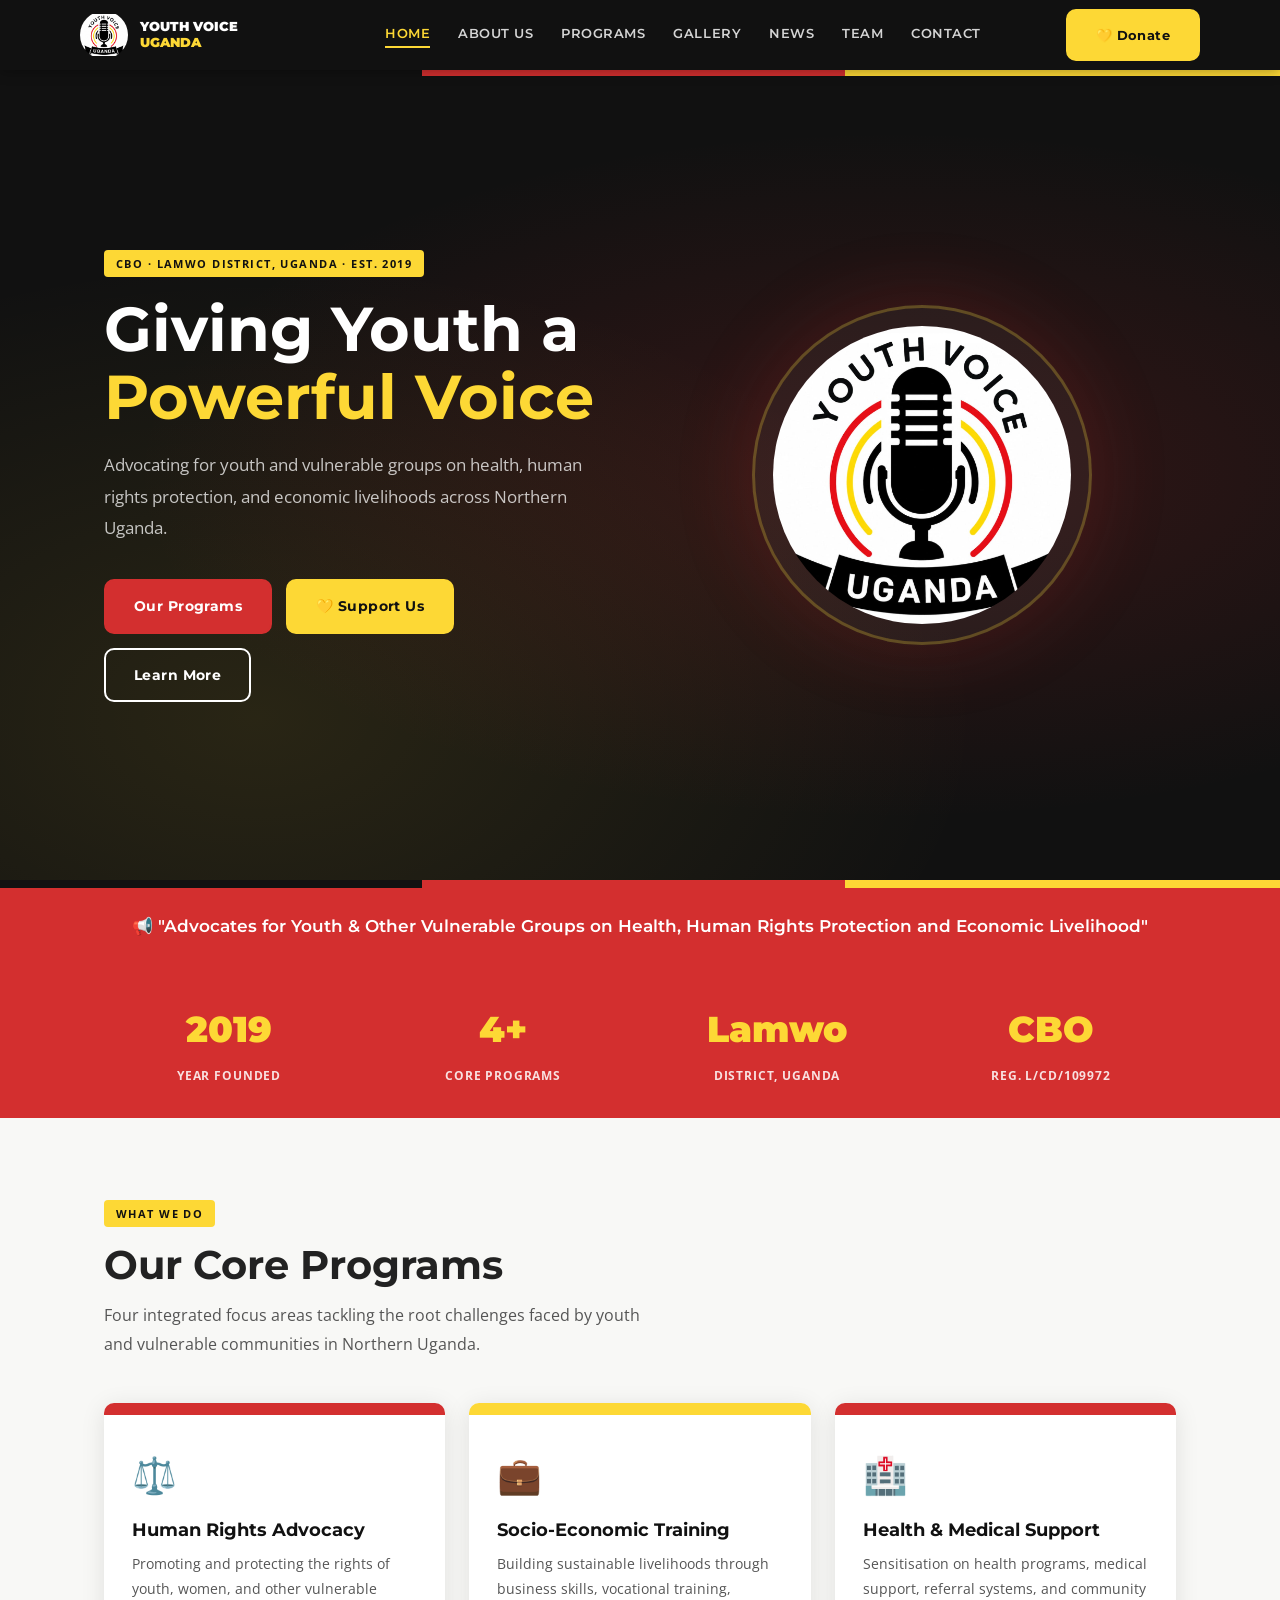
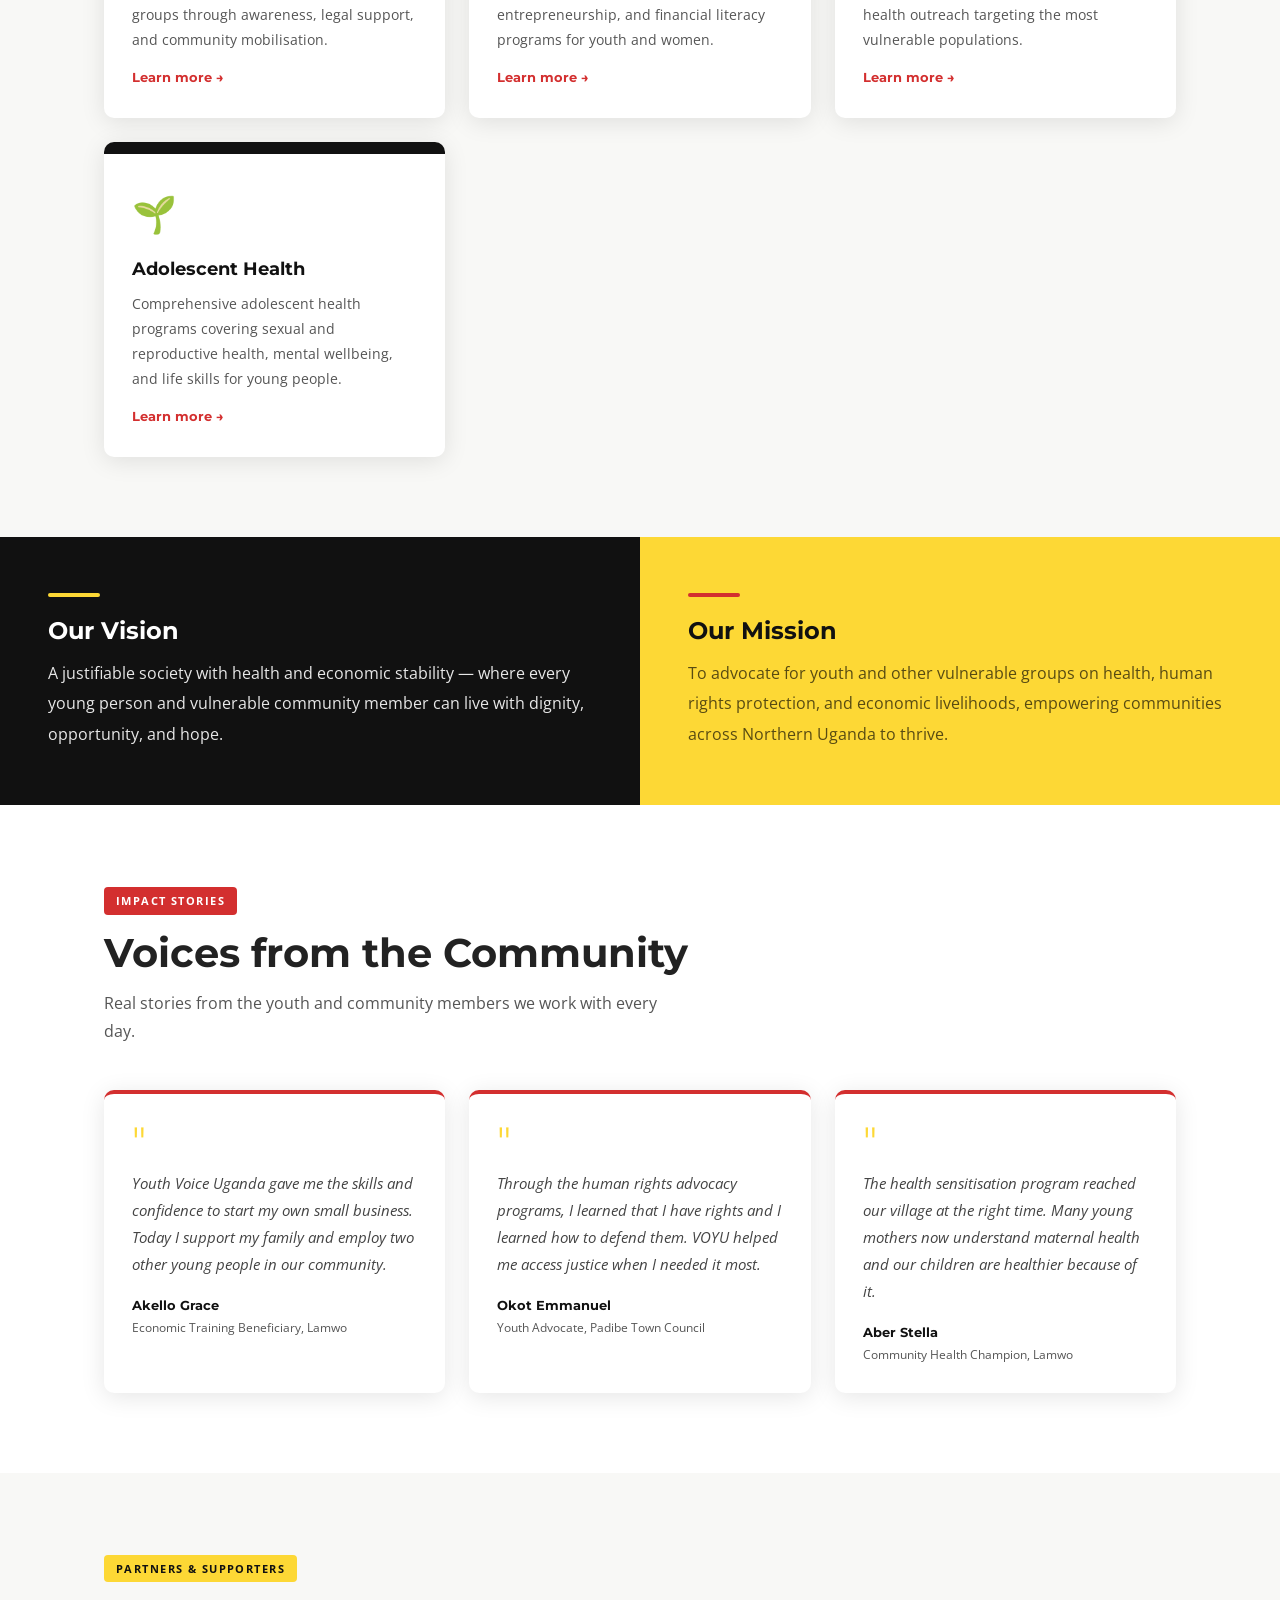
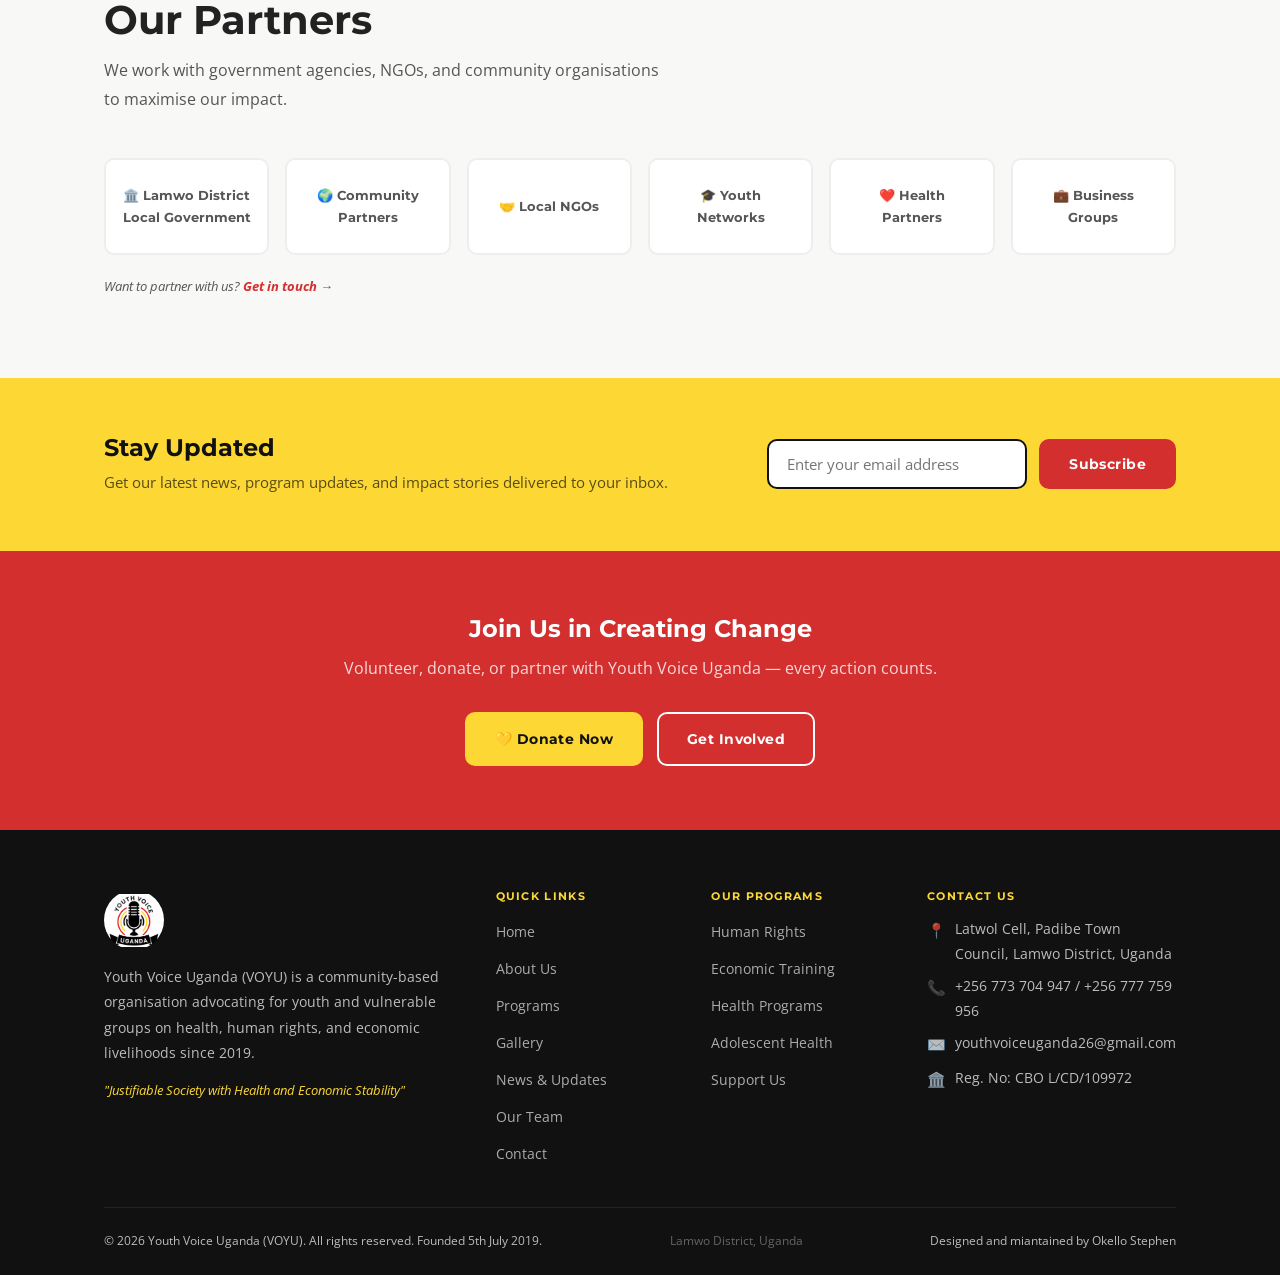
<file: index.html>
<!DOCTYPE html>
<html lang="en">
<head>
  <meta charset="UTF-8">
  <meta name="viewport" content="width=device-width, initial-scale=1.0">
  <title>Youth Voice Uganda — Advocates for Youth &amp; Vulnerable Groups</title>
  <link rel="icon" type="image" href="assets/logo.jpg">
  <link rel="stylesheet" href="main.css">
  <style>
    /* ── Hero ── */
    .hero {
      background: var(--black);
      min-height: 90vh;
      display: flex; align-items: center;
      position: relative; overflow: hidden;
    }
    .hero::before {
      content: '';
      position: absolute; inset: 0;
      background: radial-gradient(ellipse at 70% 50%, rgba(211,47,47,0.18) 0%, transparent 60%),
                  radial-gradient(ellipse at 20% 80%, rgba(253,216,53,0.10) 0%, transparent 50%);
    }
    /* Uganda-flag accent stripe */
    .hero__stripe {
      position: absolute; top: 0; left: 0; right: 0;
      height: 6px;
      background: linear-gradient(to right, #111 33%, #D32F2F 33%, #D32F2F 66%, #FDD835 66%);
    }
    .hero__inner {
      display: grid; grid-template-columns: 1fr 1fr;
      gap: 56px; align-items: center;
      position: relative; z-index: 1;
    }
    .hero__text .tag { margin-bottom: 18px; }
    .hero__text h1 {
      color: var(--white);
      font-size: clamp(36px, 5.5vw, 62px);
      line-height: 1.1; margin-bottom: 18px;
    }
    .hero__text h1 span { color: var(--yellow); }
    .hero__text p {
      color: rgba(255,255,255,0.75);
      font-size: 17px; line-height: 1.85;
      margin-bottom: 36px; max-width: 480px;
    }
    .hero__actions { display: flex; gap: 14px; flex-wrap: wrap; }
    .hero__visual {
      display: flex; align-items: center; justify-content: center;
    }
    .hero__logo-ring {
      width: 340px; height: 340px; border-radius: 50%;
      border: 3px solid rgba(253,216,53,0.25);
      padding: 18px;
      background: rgba(255,255,255,0.04);
      display: flex; align-items: center; justify-content: center;
      box-shadow: 0 0 80px rgba(211,47,47,0.2);
      animation: float 4s ease-in-out infinite;
    }
    .hero__logo-ring img { border-radius: 50%; width: 100%; height: 100%; object-fit: cover; }
    @keyframes float { 0%,100%{transform:translateY(0);} 50%{transform:translateY(-14px);} }
    @media (max-width:768px) {
      .hero__inner { grid-template-columns:1fr; text-align:center; }
      .hero__text p { margin:0 auto 32px; }
      .hero__actions { justify-content:center; }
      .hero__logo-ring { width:220px; height:220px; }
    }

    /* ── Uganda-colours divider ── */
    .flag-bar { height: 8px; background: linear-gradient(to right,#111 33%,#D32F2F 33%,#D32F2F 66%,#FDD835 66%); }

    /* ── Mission strip ── */
    .mission-strip { background: var(--red); padding: 24px 0; text-align: center; }
    .mission-strip p { color: var(--white); font-size: 17px; font-family: 'Montserrat',sans-serif; font-weight: 600; }

    /* ── VM split ── */
    .vm-grid { display: grid; grid-template-columns: 1fr 1fr; }
    .vm-cell { padding: 56px 48px; }
    .vm-cell--dark   { background: var(--black); }
    .vm-cell--dark h2, .vm-cell--dark p { color: var(--white); }
    .vm-cell--yellow { background: var(--yellow); }
    .vm-cell--yellow h2 { color: var(--black); }
    .vm-cell--yellow p { color: rgba(0,0,0,0.72); }
    .vm-cell p { font-size:16px; line-height:1.9; margin-top:12px; opacity:.9; }
    @media (max-width:700px) { .vm-grid { grid-template-columns:1fr; } }

    /* ── CTA banner ── */
    .cta-banner { background: var(--red); padding: 64px 0; text-align: center; }
    .cta-banner h2 { color: var(--white); margin-bottom: 10px; }
    .cta-banner p  { color: rgba(255,255,255,0.82); margin-bottom: 30px; font-size: 16px; }
  </style>
</head>
<body>

<!-- Hero -->
<section class="hero">
  <div class="hero__stripe"></div>
  <div class="container">
    <div class="hero__inner">
      <div class="hero__text">
        <span class="tag fu">CBO · Lamwo District, Uganda · Est. 2019</span>
        <h1 class="fu2">Giving Youth a <span>Powerful Voice</span></h1>
        <p class="fu3">Advocating for youth and vulnerable groups on health, human rights protection, and economic livelihoods across Northern Uganda.</p>
        <div class="hero__actions fu3">
          <a href="programs.html" class="btn btn-red">Our Programs</a>
          <a href="donate.html"   class="btn btn-yellow">💛 Support Us</a>
          <a href="about.html"    class="btn btn-outline">Learn More</a>
        </div>
      </div>
      <div class="hero__visual fu2">
        <div class="hero__logo-ring">
          <img src="assets/logo.jpg" alt="Youth Voice Uganda Logo">
        </div>
      </div>
    </div>
  </div>
</section>

<div class="flag-bar"></div>

<!-- Mission strip -->
<div class="mission-strip">
  <div class="container">
    <p>📢 "Advocates for Youth &amp; Other Vulnerable Groups on Health, Human Rights Protection and Economic Livelihood"</p>
  </div>
</div>

<!-- Stats -->
<div class="stats-bar">
  <div class="container">
    <div class="stats-bar__grid">
      <div><div class="stats-bar__num">2019</div><div class="stats-bar__lbl">Year Founded</div></div>
      <div><div class="stats-bar__num">4+</div><div class="stats-bar__lbl">Core Programs</div></div>
      <div><div class="stats-bar__num">Lamwo</div><div class="stats-bar__lbl">District, Uganda</div></div>
      <div><div class="stats-bar__num">CBO</div><div class="stats-bar__lbl">Reg. L/CD/109972</div></div>
    </div>
  </div>
</div>

<!-- Programs preview -->
<section class="section">
  <div class="container">
    <span class="tag">What We Do</span>
    <h2 class="section-title">Our Core Programs</h2>
    <p class="section-sub">Four integrated focus areas tackling the root challenges faced by youth and vulnerable communities in Northern Uganda.</p>
    <div class="grid-3">
      <div class="prog-card">
        <div class="prog-card__top prog-card__top--red"></div>
        <div class="prog-card__body">
          <div class="prog-card__icon">⚖️</div>
          <h3>Human Rights Advocacy</h3>
          <p>Promoting and protecting the rights of youth, women, and other vulnerable groups through awareness, legal support, and community mobilisation.</p>
          <a href="programs.html#rights" style="display:inline-block;margin-top:14px;font-size:13px;font-weight:700;color:var(--red);font-family:'Montserrat',sans-serif;">Learn more →</a>
        </div>
      </div>
      <div class="prog-card">
        <div class="prog-card__top prog-card__top--yellow"></div>
        <div class="prog-card__body">
          <div class="prog-card__icon">💼</div>
          <h3>Socio-Economic Training</h3>
          <p>Building sustainable livelihoods through business skills, vocational training, entrepreneurship, and financial literacy programs for youth and women.</p>
          <a href="programs.html#economic" style="display:inline-block;margin-top:14px;font-size:13px;font-weight:700;color:var(--red);font-family:'Montserrat',sans-serif;">Learn more →</a>
        </div>
      </div>
      <div class="prog-card">
        <div class="prog-card__top prog-card__top--red"></div>
        <div class="prog-card__body">
          <div class="prog-card__icon">🏥</div>
          <h3>Health &amp; Medical Support</h3>
          <p>Sensitisation on health programs, medical support, referral systems, and community health outreach targeting the most vulnerable populations.</p>
          <a href="programs.html#health" style="display:inline-block;margin-top:14px;font-size:13px;font-weight:700;color:var(--red);font-family:'Montserrat',sans-serif;">Learn more →</a>
        </div>
      </div>
      <div class="prog-card">
        <div class="prog-card__top prog-card__top--black"></div>
        <div class="prog-card__body">
          <div class="prog-card__icon">🌱</div>
          <h3>Adolescent Health</h3>
          <p>Comprehensive adolescent health programs covering sexual and reproductive health, mental wellbeing, and life skills for young people.</p>
          <a href="programs.html#adolescent" style="display:inline-block;margin-top:14px;font-size:13px;font-weight:700;color:var(--red);font-family:'Montserrat',sans-serif;">Learn more →</a>
        </div>
      </div>
    </div>
  </div>
</section>

<!-- Vision / Mission -->
<div class="vm-grid">
  <div class="vm-cell vm-cell--dark">
    <div class="yellow-line"></div>
    <h2>Our Vision</h2>
    <p>A justifiable society with health and economic stability — where every young person and vulnerable community member can live with dignity, opportunity, and hope.</p>
  </div>
  <div class="vm-cell vm-cell--yellow">
    <div class="red-line"></div>
    <h2>Our Mission</h2>
    <p>To advocate for youth and other vulnerable groups on health, human rights protection, and economic livelihoods, empowering communities across Northern Uganda to thrive.</p>
  </div>
</div>

<!-- Testimonials -->
<section class="section section--alt">
  <div class="container">
    <span class="tag tag--red">Impact Stories</span>
    <h2 class="section-title">Voices from the Community</h2>
    <p class="section-sub">Real stories from the youth and community members we work with every day.</p>
    <div class="testimonial-grid">
      <div class="testimonial-card">
        <div class="testimonial-card__quote">"</div>
        <p>Youth Voice Uganda gave me the skills and confidence to start my own small business. Today I support my family and employ two other young people in our community.</p>
        <div class="testimonial-card__name">Akello Grace</div>
        <div class="testimonial-card__role">Economic Training Beneficiary, Lamwo</div>
      </div>
      <div class="testimonial-card">
        <div class="testimonial-card__quote">"</div>
        <p>Through the human rights advocacy programs, I learned that I have rights and I learned how to defend them. VOYU helped me access justice when I needed it most.</p>
        <div class="testimonial-card__name">Okot Emmanuel</div>
        <div class="testimonial-card__role">Youth Advocate, Padibe Town Council</div>
      </div>
      <div class="testimonial-card">
        <div class="testimonial-card__quote">"</div>
        <p>The health sensitisation program reached our village at the right time. Many young mothers now understand maternal health and our children are healthier because of it.</p>
        <div class="testimonial-card__name">Aber Stella</div>
        <div class="testimonial-card__role">Community Health Champion, Lamwo</div>
      </div>
    </div>
  </div>
</section>

<!-- Partners -->
<section class="section">
  <div class="container">
    <span class="tag">Partners &amp; Supporters</span>
    <h2 class="section-title">Our Partners</h2>
    <p class="section-sub">We work with government agencies, NGOs, and community organisations to maximise our impact.</p>
    <div class="partners-grid">
      <div class="partner-logo">🏛️ Lamwo District Local Government</div>
      <div class="partner-logo">🌍 Community Partners</div>
      <div class="partner-logo">🤝 Local NGOs</div>
      <div class="partner-logo">🎓 Youth Networks</div>
      <div class="partner-logo">❤️ Health Partners</div>
      <div class="partner-logo">💼 Business Groups</div>
    </div>
    <p style="font-size:13px;color:var(--grey);margin-top:20px;font-style:italic;">Want to partner with us? <a href="contact.html" style="color:var(--red);font-weight:700;">Get in touch →</a></p>
  </div>
</section>

<!-- Newsletter -->
<div class="newsletter">
  <div class="container">
    <div class="newsletter__inner">
      <div class="newsletter__text">
        <h2>Stay Updated</h2>
        <p>Get our latest news, program updates, and impact stories delivered to your inbox.</p>
      </div>
      <div class="newsletter__form">
        <input type="email" placeholder="Enter your email address" id="nlEmail">
        <button class="btn btn-red" onclick="subscribeNewsletter()">Subscribe</button>
      </div>
    </div>
  </div>
</div>

<!-- CTA -->
<div class="cta-banner">
  <div class="container">
    <h2>Join Us in Creating Change</h2>
    <p>Volunteer, donate, or partner with Youth Voice Uganda — every action counts.</p>
    <div style="display:flex;gap:14px;justify-content:center;flex-wrap:wrap;">
      <a href="donate.html"  class="btn btn-yellow">💛 Donate Now</a>
      <a href="contact.html" class="btn btn-outline">Get Involved</a>
    </div>
  </div>
</div>

<script>
  function subscribeNewsletter() {
    const email = document.getElementById('nlEmail').value.trim();
    if (!email || !/^[^\s@]+@[^\s@]+\.[^\s@]+$/.test(email)) { alert('Please enter a valid email address.'); return; }
    alert('Thank you for subscribing! We\'ll keep you updated on our work.');
    document.getElementById('nlEmail').value = '';
  }
</script>
<script src="shared.js"></script>
</body>
</html>
</file>
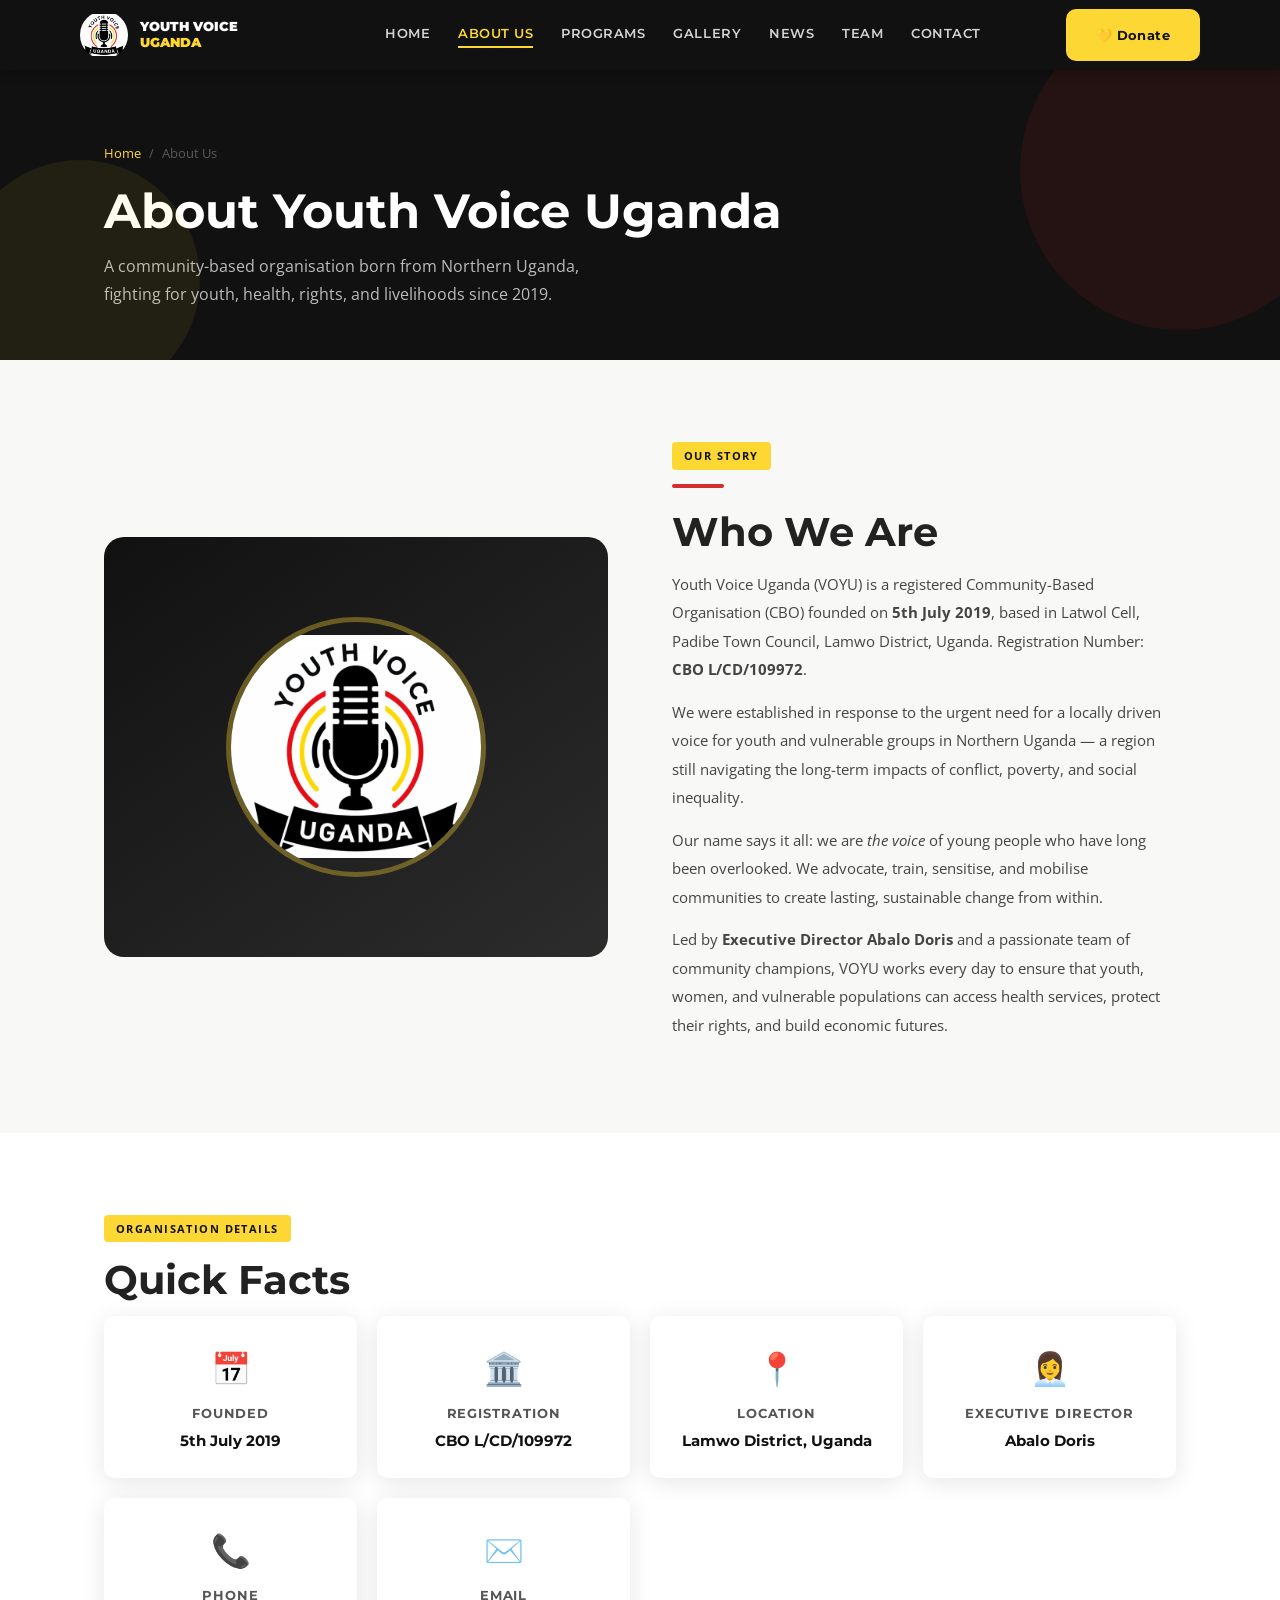
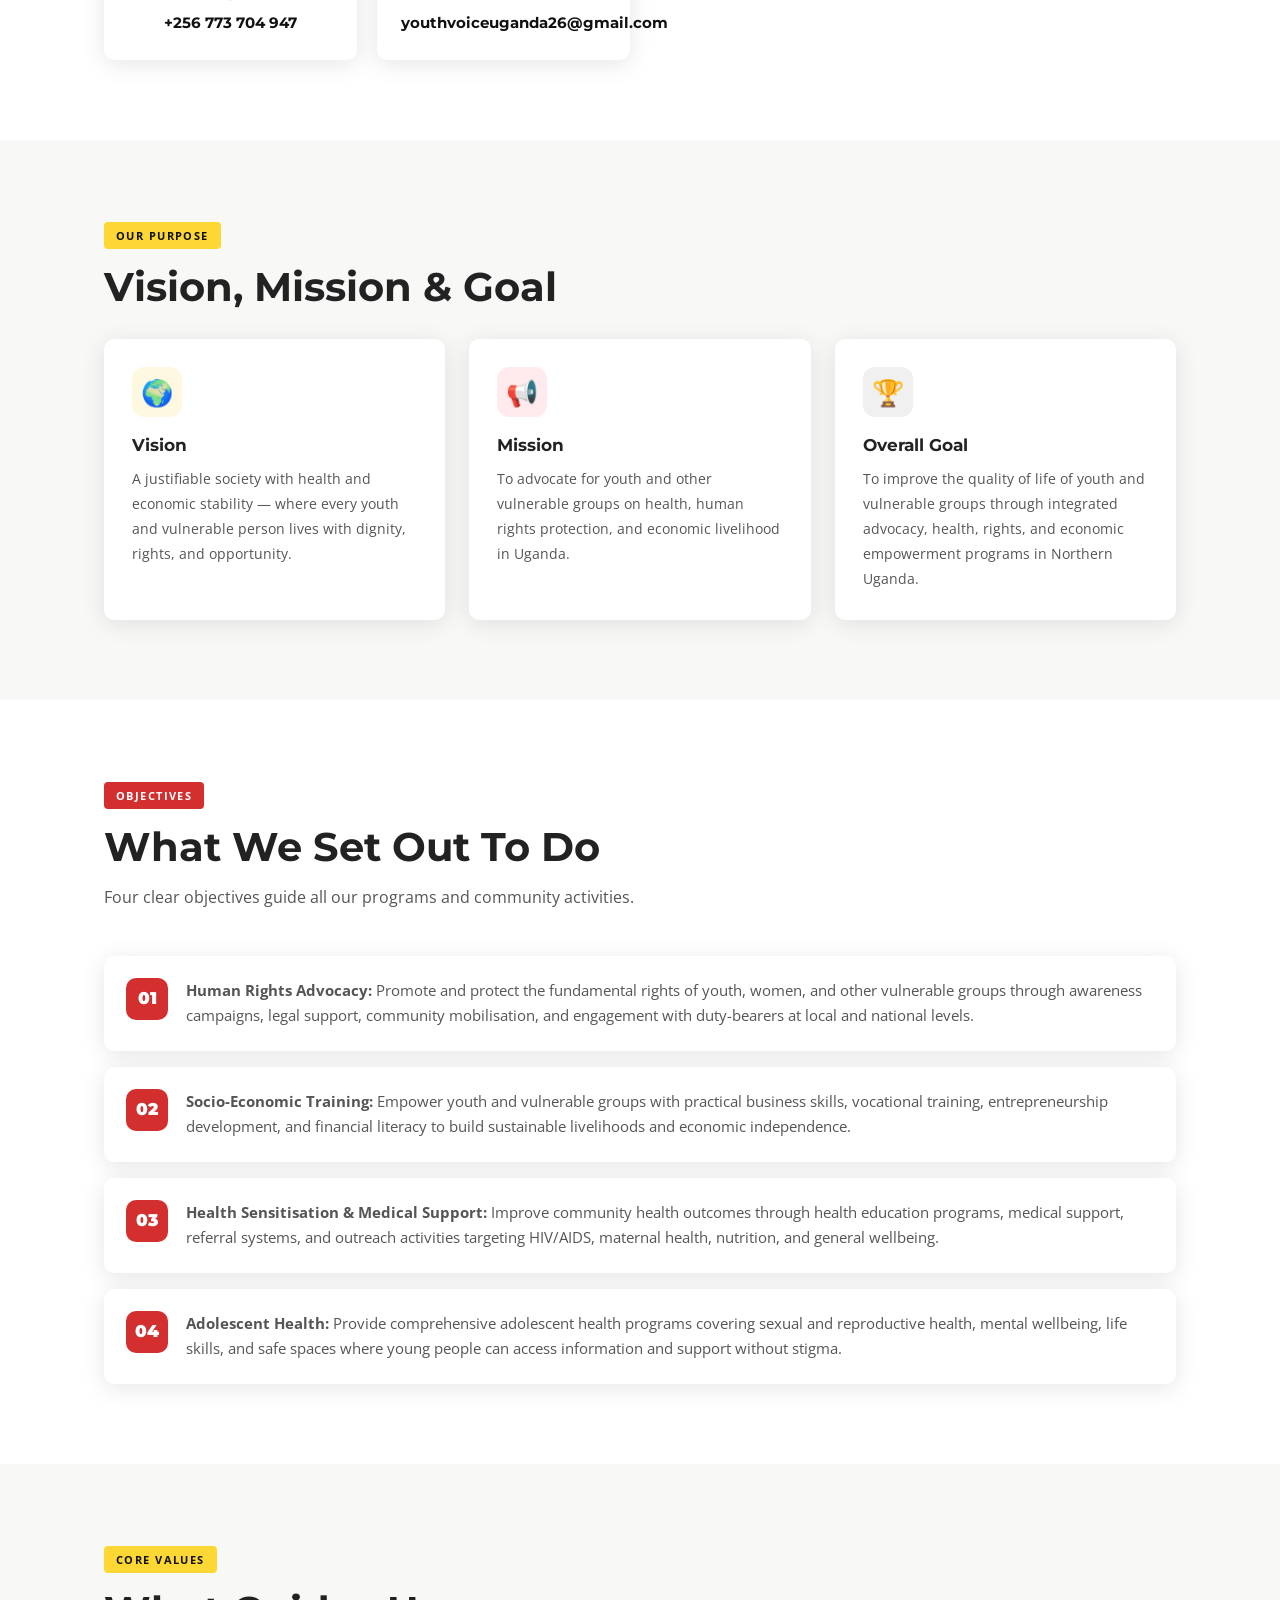
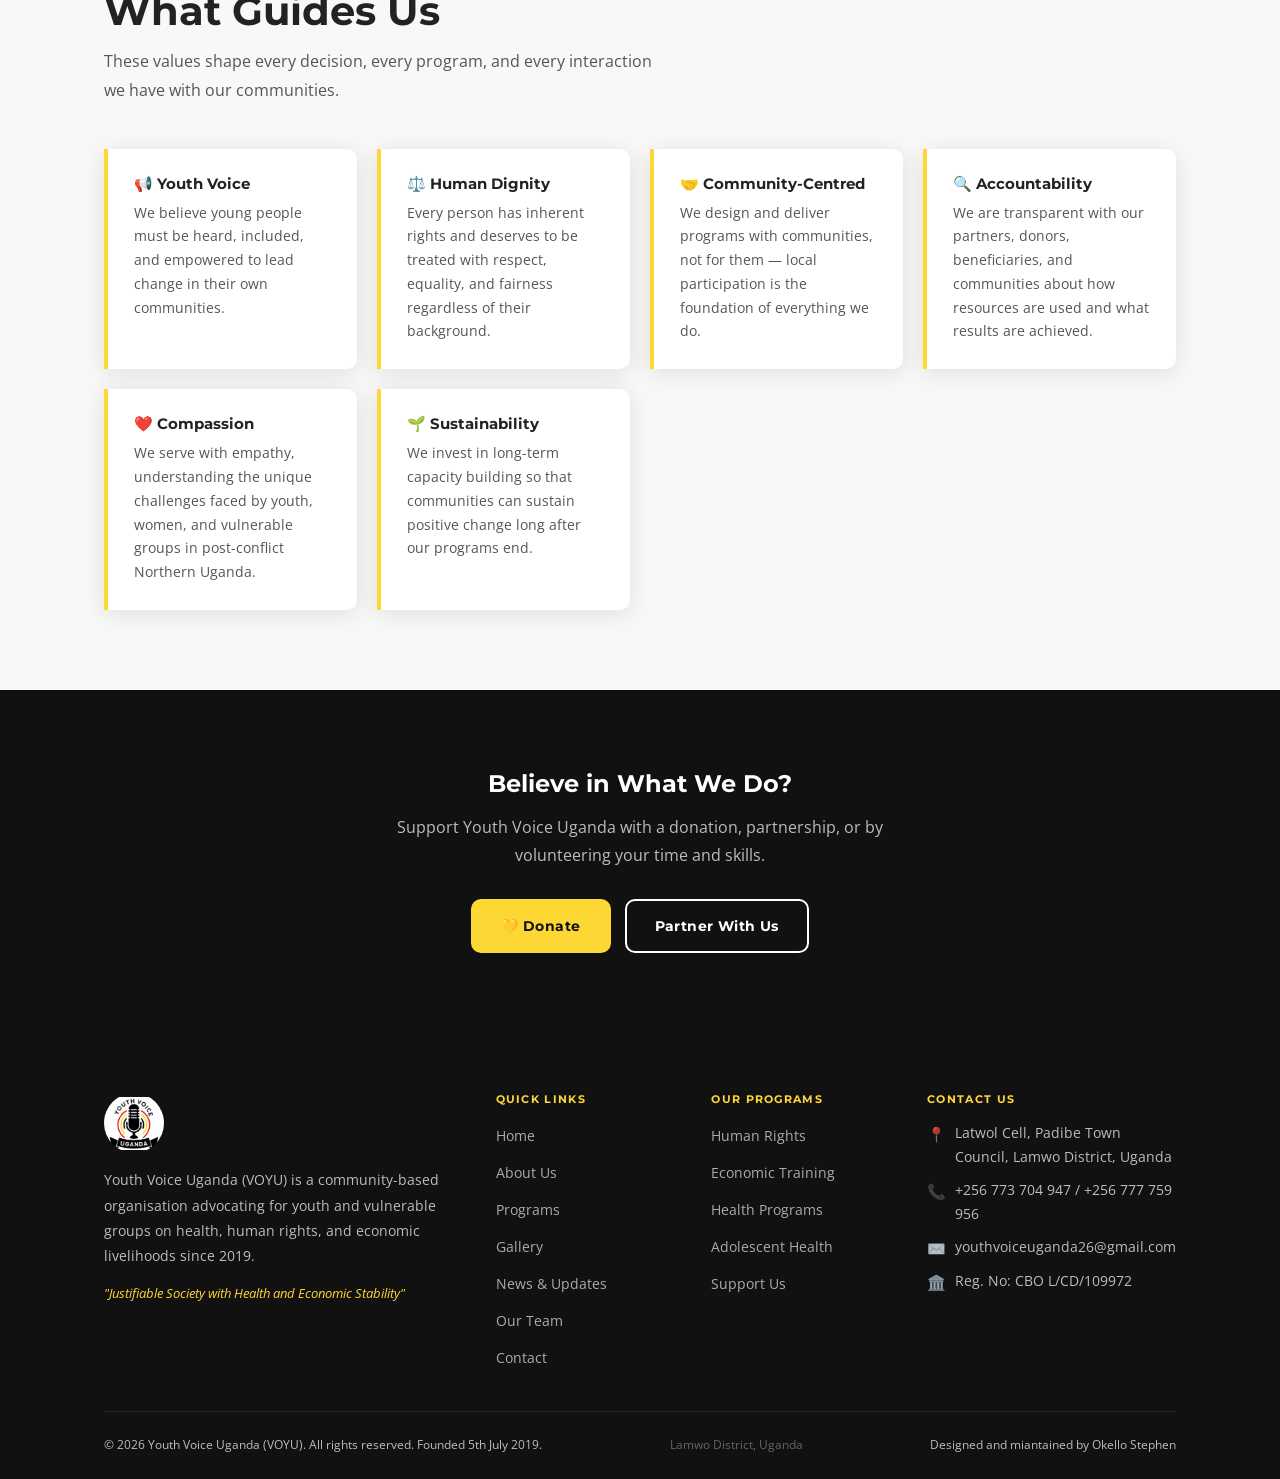
<file: about.html>
<!DOCTYPE html>
<html lang="en">
<head>
  <meta charset="UTF-8">
  <meta name="viewport" content="width=device-width, initial-scale=1.0">
  <title>About Us — Youth Voice Uganda</title>
  <link rel="stylesheet" href="main.css">
  <link rel="icon" type="image" href="assets/logo.jpg">
  <style>
    .about-grid { display:grid; grid-template-columns:1fr 1fr; gap:64px; align-items:center; }
    .about-visual { border-radius:20px; overflow:hidden; background:linear-gradient(145deg,var(--black),#2c2c2c); height:420px; display:flex; align-items:center; justify-content:center; }
    .about-visual img { width:260px; height:260px; object-fit:contain; border-radius:50%; border:5px solid rgba(253,216,53,0.35); }
    .about-text h2 { margin-bottom:14px; }
    .about-text p  { font-size:15px; color:#444; line-height:1.9; margin-bottom:14px; }
    @media (max-width:768px) { .about-grid { grid-template-columns:1fr; } }

    .obj-list { display:flex; flex-direction:column; gap:16px; }
    .obj-item { display:flex; gap:18px; align-items:flex-start; background:var(--white); border-radius:var(--radius); box-shadow:var(--shadow); padding:22px; }
    .obj-num  { width:42px; height:42px; flex-shrink:0; border-radius:10px; background:var(--red); color:var(--white); font-family:'Montserrat',sans-serif; font-weight:900; font-size:17px; display:flex; align-items:center; justify-content:center; }
    .obj-item p { font-size:15px; color:#555; line-height:1.7; }

    .values-grid { display:grid; grid-template-columns:repeat(auto-fit,minmax(220px,1fr)); gap:20px; }
    .value-item { padding:26px; border-left:4px solid var(--yellow); background:var(--white); border-radius:0 var(--radius) var(--radius) 0; box-shadow:var(--shadow); }
    .value-item h4 { font-size:15px; font-family:'Montserrat',sans-serif; font-weight:700; margin-bottom:8px; }
    .value-item p  { font-size:14px; color:var(--grey); line-height:1.7; }

    .info-strip { display:grid; grid-template-columns:repeat(auto-fit,minmax(200px,1fr)); gap:20px; margin-top:12px; }
    .info-block { background:var(--white); border-radius:var(--radius); box-shadow:var(--shadow); padding:24px; text-align:center; }
    .info-block .ico { font-size:32px; margin-bottom:10px; }
    .info-block h4 { font-size:13px; font-weight:700; font-family:'Montserrat',sans-serif; color:var(--grey); text-transform:uppercase; letter-spacing:0.07em; margin-bottom:6px; }
    .info-block p { font-size:15px; font-weight:700; color:var(--black); font-family:'Montserrat',sans-serif; }
  </style>
</head>
<body>

<section class="page-hero">
  <div class="container">
    <div class="breadcrumb"><a href="index.html">Home</a><span>/</span><span>About Us</span></div>
    <h1>About Youth Voice Uganda</h1>
    <p>A community-based organisation born from Northern Uganda, fighting for youth, health, rights, and livelihoods since 2019.</p>
  </div>
</section>

<!-- Story -->
<section class="section">
  <div class="container">
    <div class="about-grid">
      <div class="about-visual"><img src="assets/logo.jpg" alt="Youth Voice Uganda Logo"></div>
      <div class="about-text">
        <span class="tag">Our Story</span>
        <div class="red-line"></div>
        <h2 class="section-title">Who We Are</h2>
        <p>Youth Voice Uganda (VOYU) is a registered Community-Based Organisation (CBO) founded on <strong>5th July 2019</strong>, based in Latwol Cell, Padibe Town Council, Lamwo District, Uganda. Registration Number: <strong>CBO L/CD/109972</strong>.</p>
        <p>We were established in response to the urgent need for a locally driven voice for youth and vulnerable groups in Northern Uganda — a region still navigating the long-term impacts of conflict, poverty, and social inequality.</p>
        <p>Our name says it all: we are <em>the voice</em> of young people who have long been overlooked. We advocate, train, sensitise, and mobilise communities to create lasting, sustainable change from within.</p>
        <p>Led by <strong>Executive Director Abalo Doris</strong> and a passionate team of community champions, VOYU works every day to ensure that youth, women, and vulnerable populations can access health services, protect their rights, and build economic futures.</p>
      </div>
    </div>
  </div>
</section>

<!-- Key info -->
<section class="section section--alt">
  <div class="container">
    <span class="tag">Organisation Details</span>
    <h2 class="section-title">Quick Facts</h2>
    <div class="info-strip">
      <div class="info-block"><div class="ico">📅</div><h4>Founded</h4><p>5th July 2019</p></div>
      <div class="info-block"><div class="ico">🏛️</div><h4>Registration</h4><p>CBO L/CD/109972</p></div>
      <div class="info-block"><div class="ico">📍</div><h4>Location</h4><p>Lamwo District, Uganda</p></div>
      <div class="info-block"><div class="ico">👩‍💼</div><h4>Executive Director</h4><p>Abalo Doris</p></div>
      <div class="info-block"><div class="ico">📞</div><h4>Phone</h4><p>+256 773 704 947</p></div>
      <div class="info-block"><div class="ico">✉️</div><h4>Email</h4><p>youthvoiceuganda26@gmail.com</p></div>
    </div>
  </div>
</section>

<!-- Vision / Mission / Goal -->
<section class="section">
  <div class="container">
    <span class="tag">Our Purpose</span>
    <h2 class="section-title">Vision, Mission &amp; Goal</h2>
    <div class="grid-3" style="margin-top:28px;">
      <div class="card">
        <div class="card__icon card__icon--yellow" style="font-size:26px;">🌍</div>
        <h3 style="font-size:17px;margin-bottom:10px;">Vision</h3>
        <p style="font-size:14px;color:var(--grey);line-height:1.8;">A justifiable society with health and economic stability — where every youth and vulnerable person lives with dignity, rights, and opportunity.</p>
      </div>
      <div class="card">
        <div class="card__icon card__icon--red" style="font-size:26px;">📢</div>
        <h3 style="font-size:17px;margin-bottom:10px;">Mission</h3>
        <p style="font-size:14px;color:var(--grey);line-height:1.8;">To advocate for youth and other vulnerable groups on health, human rights protection, and economic livelihood in Uganda.</p>
      </div>
      <div class="card">
        <div class="card__icon card__icon--dark" style="font-size:26px;">🏆</div>
        <h3 style="font-size:17px;margin-bottom:10px;">Overall Goal</h3>
        <p style="font-size:14px;color:var(--grey);line-height:1.8;">To improve the quality of life of youth and vulnerable groups through integrated advocacy, health, rights, and economic empowerment programs in Northern Uganda.</p>
      </div>
    </div>
  </div>
</section>

<!-- Objectives -->
<section class="section section--alt">
  <div class="container">
    <span class="tag tag--red">Objectives</span>
    <h2 class="section-title">What We Set Out To Do</h2>
    <p class="section-sub">Four clear objectives guide all our programs and community activities.</p>
    <div class="obj-list">
      <div class="obj-item">
        <div class="obj-num">01</div>
        <p><strong>Human Rights Advocacy:</strong> Promote and protect the fundamental rights of youth, women, and other vulnerable groups through awareness campaigns, legal support, community mobilisation, and engagement with duty-bearers at local and national levels.</p>
      </div>
      <div class="obj-item">
        <div class="obj-num">02</div>
        <p><strong>Socio-Economic Training:</strong> Empower youth and vulnerable groups with practical business skills, vocational training, entrepreneurship development, and financial literacy to build sustainable livelihoods and economic independence.</p>
      </div>
      <div class="obj-item">
        <div class="obj-num">03</div>
        <p><strong>Health Sensitisation &amp; Medical Support:</strong> Improve community health outcomes through health education programs, medical support, referral systems, and outreach activities targeting HIV/AIDS, maternal health, nutrition, and general wellbeing.</p>
      </div>
      <div class="obj-item">
        <div class="obj-num">04</div>
        <p><strong>Adolescent Health:</strong> Provide comprehensive adolescent health programs covering sexual and reproductive health, mental wellbeing, life skills, and safe spaces where young people can access information and support without stigma.</p>
      </div>
    </div>
  </div>
</section>

<!-- Core values -->
<section class="section">
  <div class="container">
    <span class="tag">Core Values</span>
    <h2 class="section-title">What Guides Us</h2>
    <p class="section-sub">These values shape every decision, every program, and every interaction we have with our communities.</p>
    <div class="values-grid">
      <div class="value-item"><h4>📢 Youth Voice</h4><p>We believe young people must be heard, included, and empowered to lead change in their own communities.</p></div>
      <div class="value-item"><h4>⚖️ Human Dignity</h4><p>Every person has inherent rights and deserves to be treated with respect, equality, and fairness regardless of their background.</p></div>
      <div class="value-item"><h4>🤝 Community-Centred</h4><p>We design and deliver programs with communities, not for them — local participation is the foundation of everything we do.</p></div>
      <div class="value-item"><h4>🔍 Accountability</h4><p>We are transparent with our partners, donors, beneficiaries, and communities about how resources are used and what results are achieved.</p></div>
      <div class="value-item"><h4>❤️ Compassion</h4><p>We serve with empathy, understanding the unique challenges faced by youth, women, and vulnerable groups in post-conflict Northern Uganda.</p></div>
      <div class="value-item"><h4>🌱 Sustainability</h4><p>We invest in long-term capacity building so that communities can sustain positive change long after our programs end.</p></div>
    </div>
  </div>
</section>

<!-- CTA -->
<section class="section section--dark" style="text-align:center;">
  <div class="container" style="max-width:580px;">
    <h2>Believe in What We Do?</h2>
    <p style="color:rgba(255,255,255,0.72);margin:14px 0 30px;font-size:16px;">Support Youth Voice Uganda with a donation, partnership, or by volunteering your time and skills.</p>
    <div style="display:flex;gap:14px;justify-content:center;flex-wrap:wrap;">
      <a href="donate.html"  class="btn btn-yellow">💛 Donate</a>
      <a href="contact.html" class="btn btn-outline">Partner With Us</a>
    </div>
  </div>
</section>

<script src="shared.js"></script>
</body>
</html>
</file>
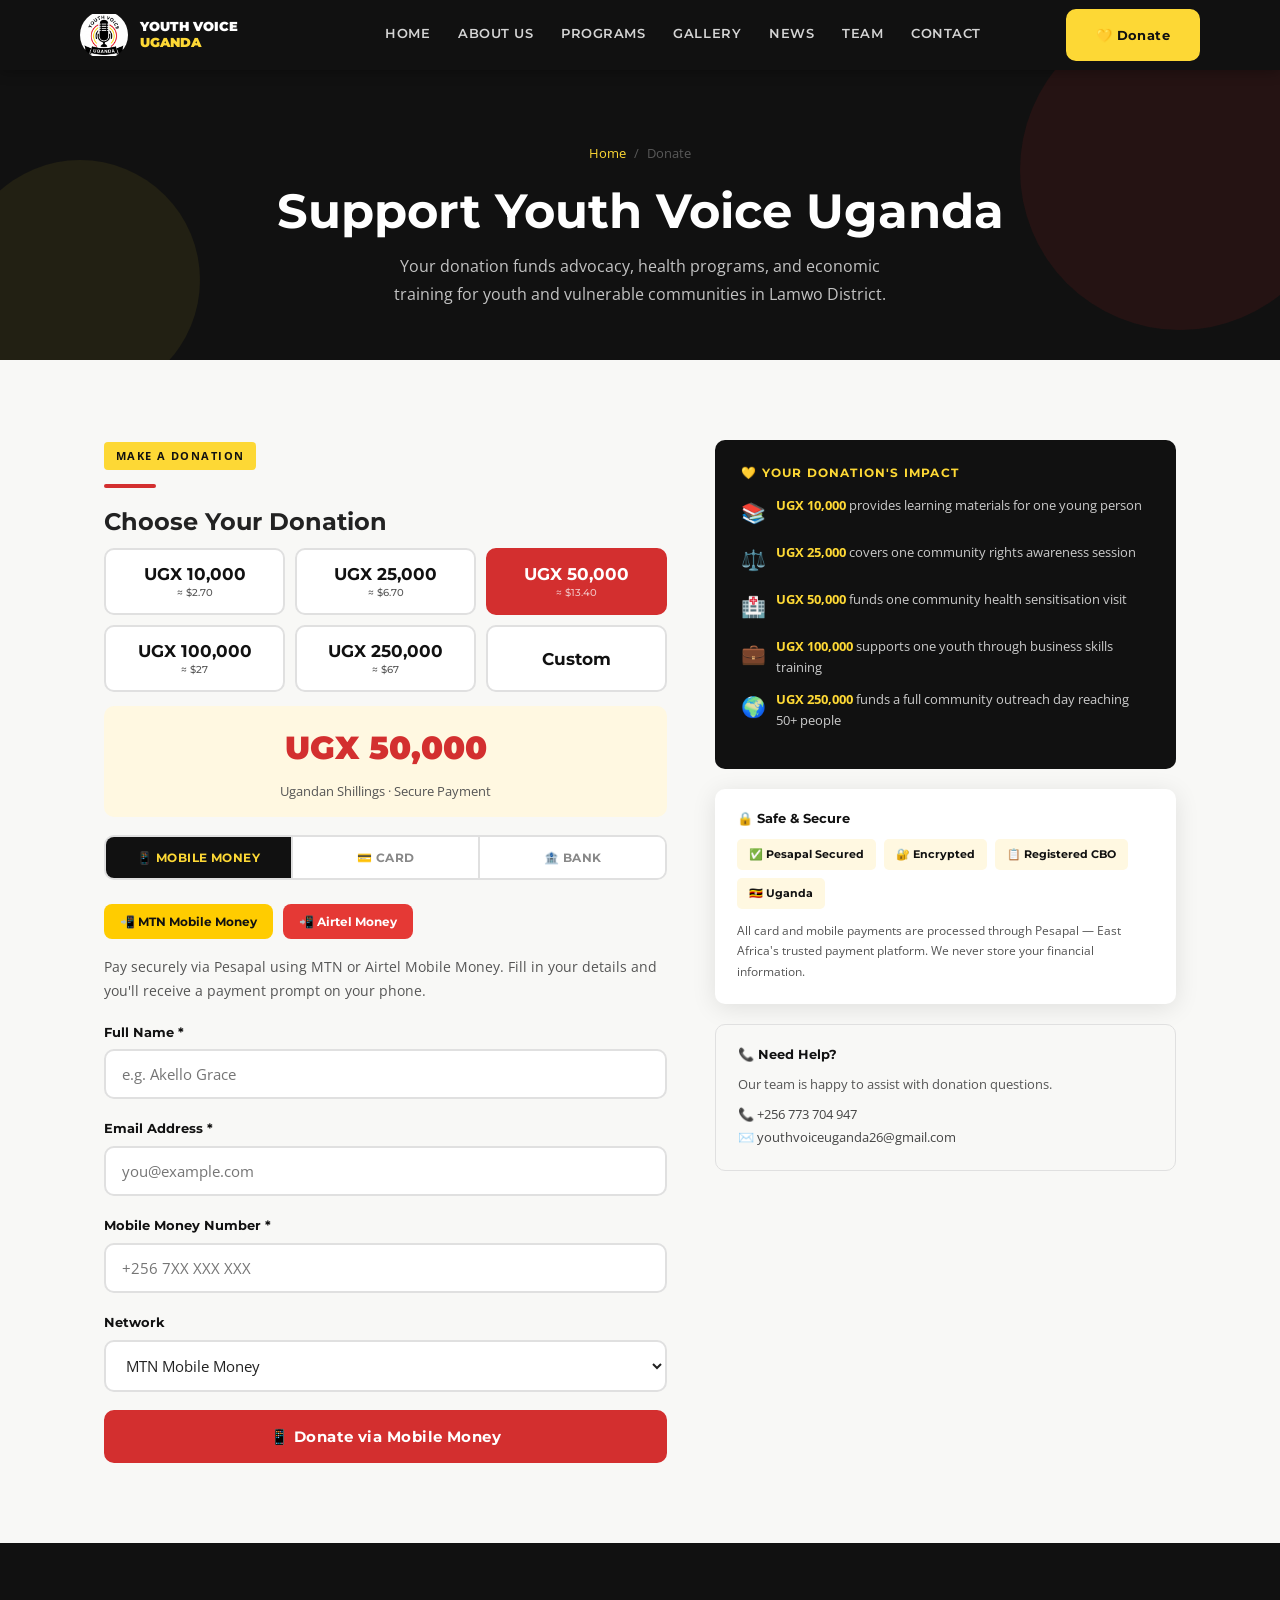
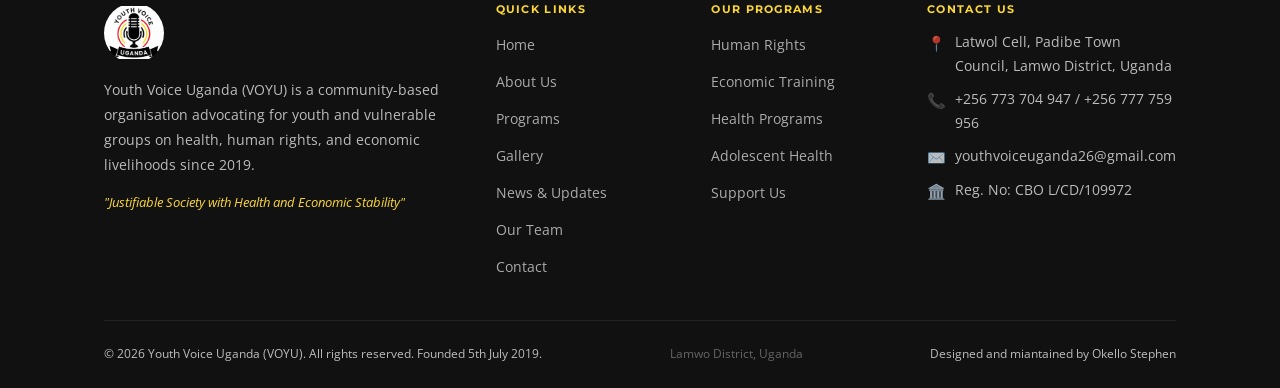
<file: donate.html>
<!DOCTYPE html>
<html lang="en">
<head>
  <meta charset="UTF-8">
  <meta name="viewport" content="width=device-width, initial-scale=1.0">
  <title>Donate — Youth Voice Uganda</title>
  <link rel="icon" type="image" href="assets/logo.jpg">
  <link rel="stylesheet" href="main.css">
  <style>
    .donate-hero { background:var(--black); padding:72px 0 52px; position:relative; overflow:hidden; text-align:center; }
    .donate-hero::before { content:''; position:absolute; top:-60px; right:-60px; width:320px; height:320px; border-radius:50%; background:rgba(211,47,47,0.10); }
    .donate-hero::after  { content:''; position:absolute; bottom:-40px; left:-40px; width:240px; height:240px; border-radius:50%; background:rgba(253,216,53,0.07); }
    .donate-hero h1 { color:var(--white); font-size:clamp(28px,4.5vw,48px); margin-bottom:12px; }
    .donate-hero p  { color:rgba(255,255,255,0.75); font-size:16px; max-width:500px; margin:0 auto; }
    .donate-hero .breadcrumb { justify-content:center; margin-bottom:18px; }
    .trust-badges { display:flex; flex-wrap:wrap; gap:8px; margin-top:12px; }
    .trust-badge  { background:var(--light-y); border-radius:5px; padding:6px 12px; font-size:11px; font-weight:700; color:var(--black); display:flex; align-items:center; gap:5px; font-family:'Montserrat',sans-serif; }
    .pesapal-note { background:var(--light-y); border:2px solid var(--yellow); border-radius:var(--radius); padding:16px 20px; font-size:13px; color:#5d4037; line-height:1.7; margin-top:12px; }
    .pesapal-note code { background:rgba(0,0,0,0.08); padding:2px 6px; border-radius:3px; font-family:monospace; }
    .thank-modal  { display:none; position:fixed; inset:0; background:rgba(0,0,0,0.7); z-index:9999; align-items:center; justify-content:center; }
    .thank-modal.open { display:flex; }
    .thank-inner  { background:var(--white); border-radius:20px; padding:44px 36px; max-width:460px; width:90%; text-align:center; box-shadow:0 24px 80px rgba(0,0,0,0.3); }
    .thank-inner .big { font-size:64px; margin-bottom:14px; }
    .thank-inner h2 { color:var(--red); margin-bottom:10px; }
    .thank-inner p  { color:var(--grey); font-size:15px; line-height:1.8; margin-bottom:24px; }
  </style>
</head>
<body>

<!-- Hero -->
<section class="donate-hero">
  <div class="container">
    <div class="breadcrumb"><a href="index.html">Home</a><span>/</span><span>Donate</span></div>
    <h1>Support Youth Voice Uganda</h1>
    <p>Your donation funds advocacy, health programs, and economic training for youth and vulnerable communities in Lamwo District.</p>
  </div>
</section>

<section class="section">
  <div class="container">
    <div class="donate-layout">

      <!-- LEFT: Donation form -->
      <div>
        <span class="tag">Make a Donation</span>
        <div class="red-line"></div>
        <h2 class="section-title" style="font-size:24px;">Choose Your Donation</h2>

        <!-- Amount grid -->
        <div class="amount-grid" id="amountGrid">
          <button class="amount-btn" onclick="selectAmt(this,10000)">UGX 10,000<span class="amount-sub">≈ $2.70</span></button>
          <button class="amount-btn" onclick="selectAmt(this,25000)">UGX 25,000<span class="amount-sub">≈ $6.70</span></button>
          <button class="amount-btn active" onclick="selectAmt(this,50000)">UGX 50,000<span class="amount-sub">≈ $13.40</span></button>
          <button class="amount-btn" onclick="selectAmt(this,100000)">UGX 100,000<span class="amount-sub">≈ $27</span></button>
          <button class="amount-btn" onclick="selectAmt(this,250000)">UGX 250,000<span class="amount-sub">≈ $67</span></button>
          <button class="amount-btn" onclick="selectAmt(this,0)" id="customBtn">Custom</button>
        </div>
        <div class="form-group" id="customWrap" style="display:none;">
          <label>Enter Amount (UGX)</label>
          <input type="number" id="customAmt" placeholder="e.g. 150000" min="1000" oninput="updateCustom(this.value)">
        </div>
        <div class="amount-display">
          <div class="sel" id="amtDisplay">UGX 50,000</div>
          <div style="font-size:13px;color:var(--grey);margin-top:4px;">Ugandan Shillings · Secure Payment</div>
        </div>

        <!-- Payment method tabs -->
        <div class="pay-tabs">
          <button class="pay-tab active" onclick="switchTab('momo',this)">📱 Mobile Money</button>
          <button class="pay-tab" onclick="switchTab('card',this)">💳 Card</button>
          <button class="pay-tab" onclick="switchTab('bank',this)">🏦 Bank</button>
        </div>

        <!-- Mobile Money Panel -->
        <div class="pay-panel active" id="panel-momo">
          <div class="momo-nets">
            <span class="momo-badge momo-badge--mtn">📲 MTN Mobile Money</span>
            <span class="momo-badge momo-badge--airtel">📲 Airtel Money</span>
          </div>
          <p style="font-size:14px;color:var(--grey);margin:12px 0 18px;line-height:1.7;">Pay securely via Pesapal using MTN or Airtel Mobile Money. Fill in your details and you'll receive a payment prompt on your phone.</p>
          <div class="form-group"><label>Full Name *</label><input type="text" id="mm-name" placeholder="e.g. Akello Grace"></div>
          <div class="form-group"><label>Email Address *</label><input type="email" id="mm-email" placeholder="you@example.com"></div>
          <div class="form-group"><label>Mobile Money Number *</label><input type="tel" id="mm-phone" placeholder="+256 7XX XXX XXX"></div>
          <div class="form-group"><label>Network</label><select id="mm-network"><option value="MTN">MTN Mobile Money</option><option value="Airtel">Airtel Money</option></select></div>
          <button class="btn btn-red" style="width:100%;justify-content:center;font-size:15px;padding:15px;" onclick="initPesapal('mobile_money')">📱 Donate via Mobile Money</button>
          <div class="loading-spinner" id="mm-loading"><div class="spinner"></div><p style="color:var(--grey);font-size:14px;">Connecting to Pesapal...</p></div>
          <div id="mm-frame"></div>
        </div>

        <!-- Card Panel -->
        <div class="pay-panel" id="panel-card">
          <p style="font-size:14px;color:var(--grey);margin-bottom:18px;line-height:1.7;">Pay securely with Visa or Mastercard through Pesapal's encrypted gateway.</p>
          <div class="form-group"><label>Full Name *</label><input type="text" id="card-name" placeholder="e.g. Akello Grace"></div>
          <div class="form-group"><label>Email Address *</label><input type="email" id="card-email" placeholder="you@example.com"></div>
          <div class="form-group"><label>Phone Number</label><input type="tel" id="card-phone" placeholder="+256 7XX XXX XXX"></div>
          <button class="btn btn-red" style="width:100%;justify-content:center;font-size:15px;padding:15px;" onclick="initPesapal('credit_card')">💳 Donate via Card</button>
          <div class="loading-spinner" id="card-loading"><div class="spinner"></div><p style="color:var(--grey);font-size:14px;">Opening secure payment...</p></div>
          <div id="card-frame"></div>
        </div>

        <!-- Bank Panel -->
        <div class="pay-panel" id="panel-bank">
          <p style="font-size:14px;color:var(--grey);margin-bottom:18px;line-height:1.7;">Transfer directly to our organisation's bank account. Please use your name as the payment reference.</p>
          <div class="bank-card">
            <div class="bank-card__hd"><span>🏦</span><h3>Bank Account Details</h3></div>
            <div class="bank-row"><div class="lbl">Account Name</div><div class="val">Youth Voice Uganda <button class="copy-btn" onclick="cp('Youth Voice Uganda')">Copy</button></div></div>
            <div class="bank-row"><div class="lbl">Bank Name</div><div class="val">Centenary Bank Uganda</div></div>
            <div class="bank-row"><div class="lbl">Account Number</div><div class="val" id="accNum">XXXXXXXXXXXXXXX <button class="copy-btn" onclick="cp('XXXXXXXXXXXXXXX')">Copy</button></div></div>
            <div class="bank-row"><div class="lbl">Branch</div><div class="val">Gulu / Lamwo</div></div>
            <div class="bank-row"><div class="lbl">Swift / BIC</div><div class="val">CENBUGKA</div></div>
            <div class="bank-row"><div class="lbl">Currency</div><div class="val">UGX (Ugandan Shillings)</div></div>
          </div>
          <div style="background:var(--light-y);border-left:4px solid var(--yellow);border-radius:0 8px 8px 0;padding:14px 18px;margin-top:16px;">
            <p style="font-size:13px;color:#5d4037;line-height:1.7;"><strong>⚠️ After transferring:</strong> Please email <strong>youthvoiceuganda26@gmail.com</strong> with your name, amount, and bank reference so we can confirm and send your receipt.</p>
          </div>
        </div>
      </div>

      <!-- RIGHT: Sidebar -->
      <div>
        <div class="impact-box">
          <h4>💛 Your Donation's Impact</h4>
          <div class="impact-item"><span class="ic">📚</span><p><strong>UGX 10,000</strong> provides learning materials for one young person</p></div>
          <div class="impact-item"><span class="ic">⚖️</span><p><strong>UGX 25,000</strong> covers one community rights awareness session</p></div>
          <div class="impact-item"><span class="ic">🏥</span><p><strong>UGX 50,000</strong> funds one community health sensitisation visit</p></div>
          <div class="impact-item"><span class="ic">💼</span><p><strong>UGX 100,000</strong> supports one youth through business skills training</p></div>
          <div class="impact-item"><span class="ic">🌍</span><p><strong>UGX 250,000</strong> funds a full community outreach day reaching 50+ people</p></div>
        </div>

        <div style="background:var(--white);border-radius:var(--radius);box-shadow:var(--shadow);padding:22px;margin-bottom:20px;">
          <h4 style="font-size:13px;font-weight:700;font-family:'Montserrat',sans-serif;color:var(--black);margin-bottom:12px;">🔒 Safe &amp; Secure</h4>
          <div class="trust-badges">
            <span class="trust-badge">✅ Pesapal Secured</span>
            <span class="trust-badge">🔐 Encrypted</span>
            <span class="trust-badge">📋 Registered CBO</span>
            <span class="trust-badge">🇺🇬 Uganda</span>
          </div>
          <p style="font-size:12px;color:var(--grey);margin-top:12px;line-height:1.7;">All card and mobile payments are processed through Pesapal — East Africa's trusted payment platform. We never store your financial information.</p>
        </div>

        <div style="background:var(--offwhite);border-radius:var(--radius);padding:22px;border:1px solid #e0e0e0;">
          <h4 style="font-size:13px;font-weight:700;font-family:'Montserrat',sans-serif;color:var(--black);margin-bottom:10px;">📞 Need Help?</h4>
          <p style="font-size:13px;color:var(--grey);line-height:1.7;margin-bottom:8px;">Our team is happy to assist with donation questions.</p>
          <p style="font-size:13px;color:#444;">📞 +256 773 704 947</p>
          <p style="font-size:13px;color:#444;">✉️ youthvoiceuganda26@gmail.com</p>
        </div>
      </div>
    </div>
  </div>
</section>

<!-- Thank you modal -->
<div class="thank-modal" id="thankModal">
  <div class="thank-inner">
    <div class="big">🙏</div>
    <h2>Thank You!</h2>
    <p>Your donation is being processed. You'll receive a confirmation on your phone or email shortly. <strong>Together we give youth a powerful voice.</strong></p>
    <button class="btn btn-red" onclick="closeModal()" style="width:100%;justify-content:center;">Close</button>
  </div>
</div>

<script>
  let selAmt = 50000;

  function selectAmt(btn, amt) {
    document.querySelectorAll('.amount-btn').forEach(b => b.classList.remove('active'));
    btn.classList.add('active');
    const cw = document.getElementById('customWrap');
    if (amt === 0) { cw.style.display='block'; selAmt = parseInt(document.getElementById('customAmt').value)||0; }
    else           { cw.style.display='none';  selAmt = amt; }
    updateDisplay();
  }
  function updateCustom(v) { selAmt = parseInt(v)||0; updateDisplay(); }
  function updateDisplay() {
    document.getElementById('amtDisplay').textContent = selAmt > 0 ? 'UGX ' + selAmt.toLocaleString() : 'Enter amount above';
  }
  function switchTab(panel, btn) {
    document.querySelectorAll('.pay-tab').forEach(t => t.classList.remove('active'));
    document.querySelectorAll('.pay-panel').forEach(p => p.classList.remove('active'));
    btn.classList.add('active');
    document.getElementById('panel-' + panel).classList.add('active');
  }

  // ── Pesapal OAuth 1.0 HMAC-SHA1 ──
  const PESAPAL_KEY    = 'YOUR_PESAPAL_CONSUMER_KEY';
  const PESAPAL_SECRET = 'YOUR_PESAPAL_CONSUMER_SECRET';
  const PESAPAL_URL    = 'https://www.pesapal.com/API/PostPesapalDirectOrderV4';

  function rfc3986(str) {
    return encodeURIComponent(String(str))
      .replace(/!/g,'%21').replace(/'/g,'%27')
      .replace(/\(/g,'%28').replace(/\)/g,'%29').replace(/\*/g,'%2A');
  }
  async function hmacSha1(secret, msg) {
    const enc = new TextEncoder();
    const key = await crypto.subtle.importKey('raw', enc.encode(secret), {name:'HMAC',hash:'SHA-1'}, false, ['sign']);
    const sig = await crypto.subtle.sign('HMAC', key, enc.encode(msg));
    return btoa(String.fromCharCode(...new Uint8Array(sig)));
  }
  async function buildUrl(xml, cb) {
    const ts    = Math.floor(Date.now()/1000).toString();
    const nonce = 'VOYU' + Date.now() + Math.random().toString(36).slice(2,8);
    const params = { oauth_callback:cb, oauth_consumer_key:PESAPAL_KEY, oauth_nonce:nonce, oauth_signature_method:'HMAC-SHA1', oauth_timestamp:ts, oauth_version:'1.0', pesapal_request_data:xml };
    const pStr  = Object.keys(params).sort().map(k => rfc3986(k)+'='+rfc3986(params[k])).join('&');
    const base  = 'GET&'+rfc3986(PESAPAL_URL)+'&'+rfc3986(pStr);
    const sig   = await hmacSha1(rfc3986(PESAPAL_SECRET)+'&', base);
    const all   = {...params, oauth_signature:sig};
    return PESAPAL_URL + '?' + Object.keys(all).sort().map(k => rfc3986(k)+'='+rfc3986(all[k])).join('&');
  }

  async function initPesapal(method) {
    if (!selAmt || selAmt < 1000) { alert('Please select or enter a donation amount (minimum UGX 1,000).'); return; }
    let name, email, phone;
    if (method === 'mobile_money') {
      name=document.getElementById('mm-name').value.trim(); email=document.getElementById('mm-email').value.trim(); phone=document.getElementById('mm-phone').value.trim();
      if (!name||!email||!phone) { alert('Please fill in your name, email, and mobile money number.'); return; }
    } else {
      name=document.getElementById('card-name').value.trim(); email=document.getElementById('card-email').value.trim(); phone=document.getElementById('card-phone').value.trim();
      if (!name||!email) { alert('Please fill in your name and email.'); return; }
    }
    const lid = method==='mobile_money'?'mm-loading':'card-loading';
    const fid = method==='mobile_money'?'mm-frame':'card-frame';
    document.getElementById(lid).style.display='block';
    document.getElementById(fid).innerHTML='';

    // Check if keys are configured
    if (PESAPAL_KEY === 'YOUR_PESAPAL_CONSUMER_KEY') {
      setTimeout(() => {
        document.getElementById(lid).style.display='none';
        document.getElementById(fid).innerHTML=`
          <div style="background:var(--light-y);border:2px solid var(--yellow);border-radius:10px;padding:24px;text-align:center;margin-top:12px;">
            <div style="font-size:44px;margin-bottom:12px;">⚙️</div>
            <h3 style="color:var(--black);margin-bottom:8px;">Pesapal Setup Required</h3>
            <p style="color:var(--grey);font-size:13px;line-height:1.7;">
              To activate online payments, register at <a href="https://www.pesapal.com" target="_blank" style="color:var(--red);font-weight:700;">pesapal.com</a>,
              get your Consumer Key &amp; Secret, then replace <code style="background:rgba(0,0,0,0.08);padding:2px 6px;border-radius:3px;">YOUR_PESAPAL_CONSUMER_KEY</code>
              in this file. See <strong>SETUP_GUIDE.txt</strong> for full instructions.<br><br>
              <strong>Meanwhile, use Bank Transfer or call +256 773 704 947.</strong>
            </p>
          </div>`;
      }, 1000);
      return;
    }

    try {
      const orderId = 'VOYU-' + Date.now();
      const cb = window.location.origin + (window.location.pathname.replace(/\/[^/]*$/,'') || '') + '/donate.html?payment=success&ref=' + orderId;
      const fn = name.split(' ')[0], ln = name.split(' ').slice(1).join(' ') || fn;
      const xml = `<?xml version="1.0" encoding="utf-8"?><PesapalDirectOrderInfo xmlns:xsi="http://www.w3.org/2001/XMLSchema-instance" xmlns:xsd="http://www.w3.org/2001/XMLSchema" Amount="${selAmt}" Description="Donation to Youth Voice Uganda" Type="MERCHANT" Reference="${orderId}" FirstName="${fn}" LastName="${ln}" Email="${email}" PhoneNumber="${phone||''}" Currency="UGX" xmlns="http://www.pesapal.com" />`;
      const url = await buildUrl(xml, cb);
      document.getElementById(lid).style.display='none';
      document.getElementById(fid).innerHTML=`
        <div style="margin-top:12px;">
          <iframe src="${url}" style="width:100%;height:520px;border:2px solid #e0e0e0;border-radius:10px;background:#f9f9f9;" title="Pesapal Secure Payment" allow="payment"></iframe>
          <p style="font-size:12px;color:#aaa;text-align:center;margin-top:8px;">🔒 Powered by <strong>Pesapal</strong> · Secure &amp; Encrypted</p>
        </div>`;
    } catch(err) {
      document.getElementById(lid).style.display='none';
      document.getElementById(fid).innerHTML=`<div style="background:#ffebee;border:2px solid var(--red);border-radius:10px;padding:22px;text-align:center;margin-top:12px;"><h3 style="color:var(--red);margin-bottom:8px;">⚠️ Payment Error</h3><p style="color:var(--grey);font-size:14px;">Could not connect to Pesapal. Please try Bank Transfer or contact us at +256 773 704 947.</p></div>`;
      console.error(err);
    }
  }

  function cp(txt) { navigator.clipboard.writeText(txt).then(()=>alert('Copied: '+txt)); }
  function closeModal() { document.getElementById('thankModal').style.display='none'; }

  window.addEventListener('load', () => {
    if (new URLSearchParams(window.location.search).get('payment')==='success')
      document.getElementById('thankModal').style.display='flex';
  });
</script>
<script src="shared.js"></script>
</body>
</html>
</file>
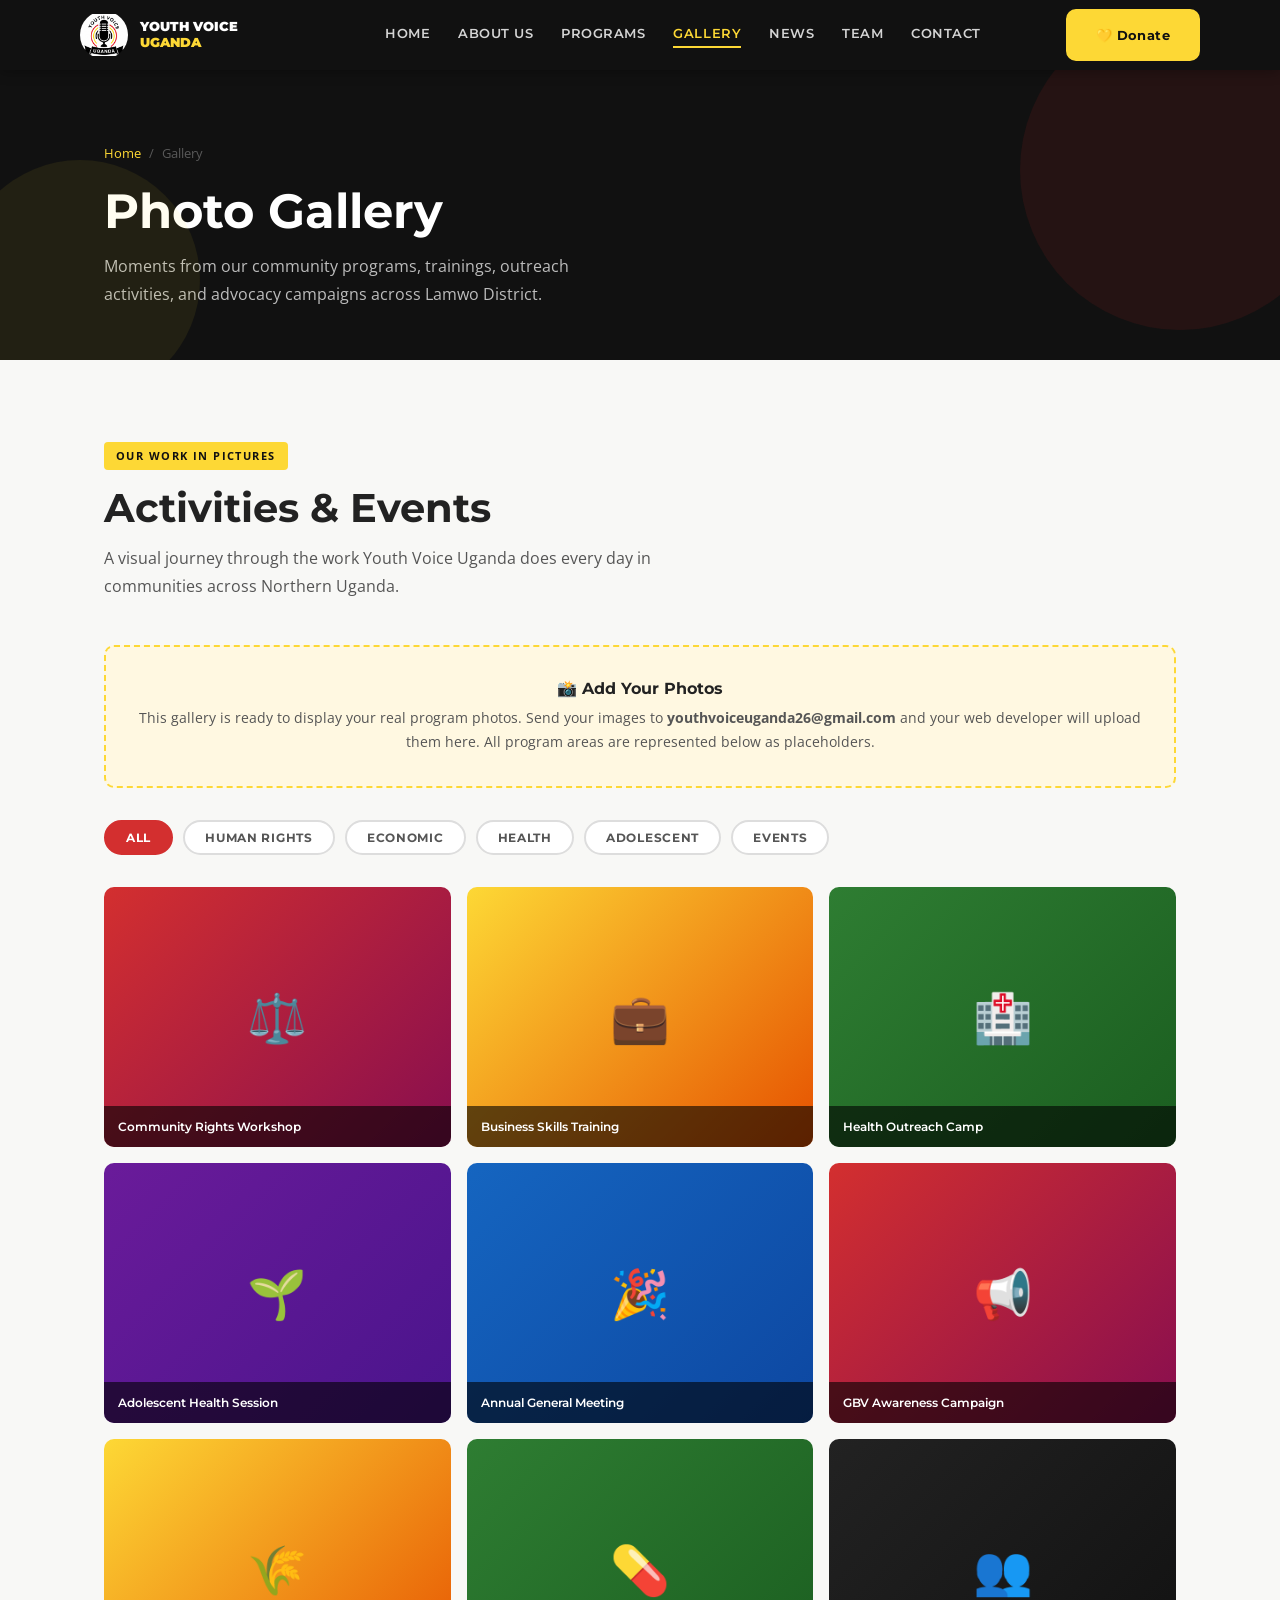
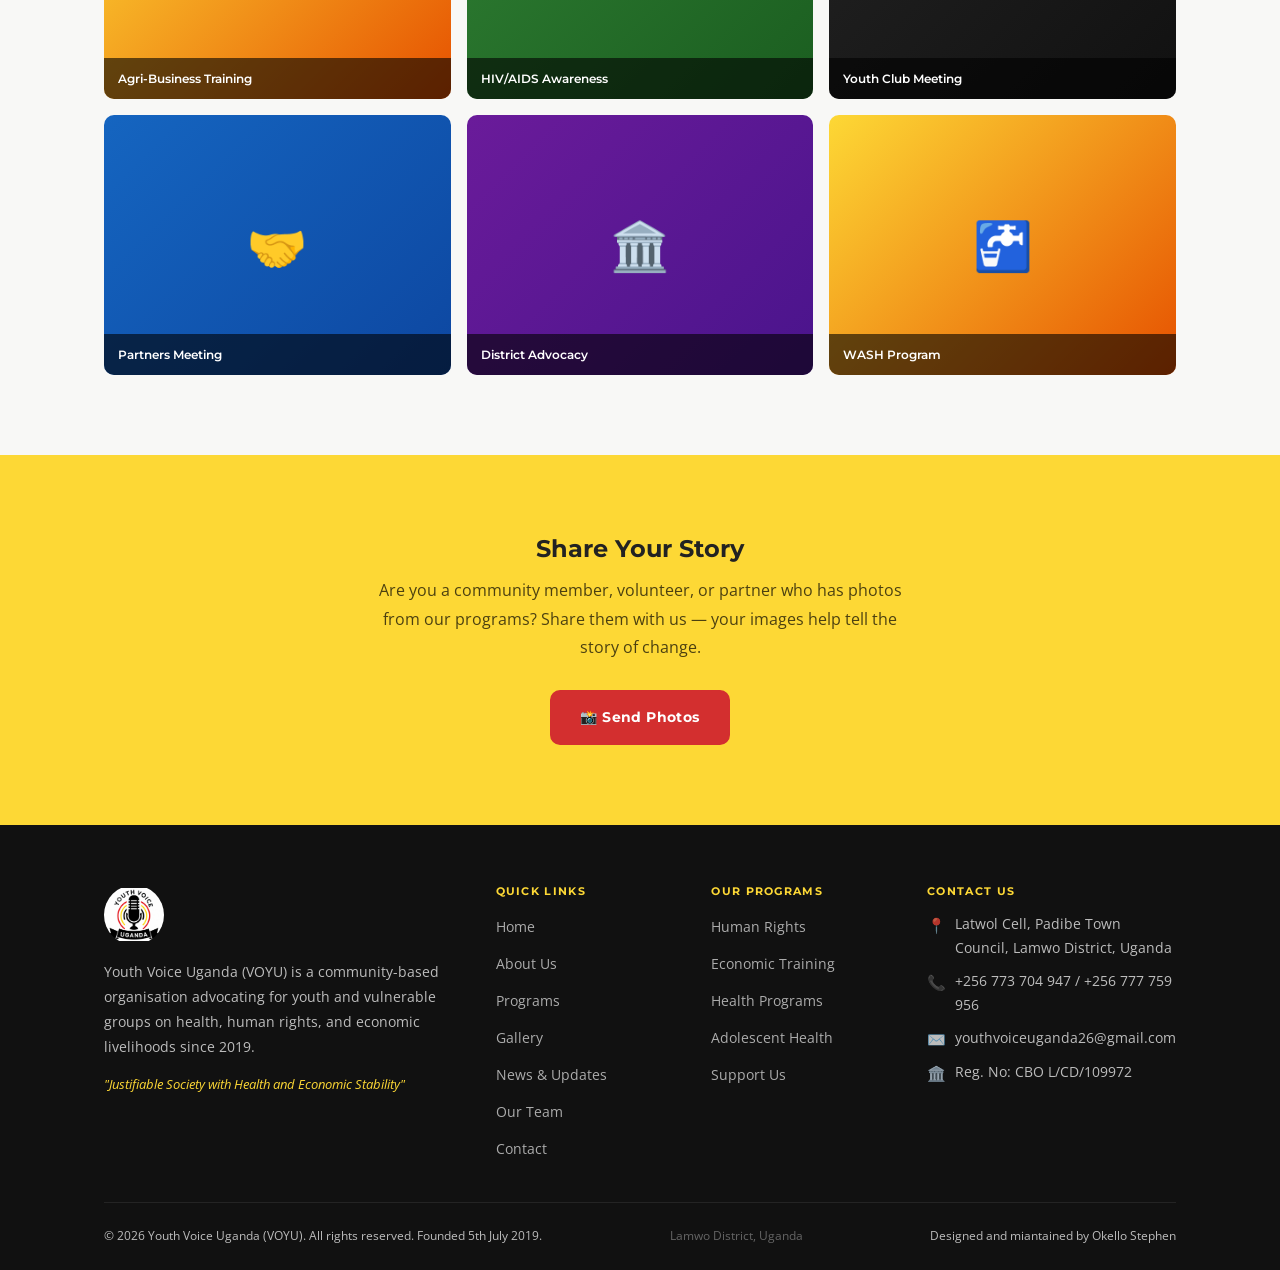
<file: gallery.html>
<!DOCTYPE html>
<html lang="en">
<head>
  <meta charset="UTF-8">
  <meta name="viewport" content="width=device-width, initial-scale=1.0">
  <title>Gallery — Youth Voice Uganda</title>
  <link rel="icon" type="image" href="assets/logo.jpg">
  <link rel="stylesheet" href="main.css">
  <style>
    .filter-bar { display:flex; gap:10px; flex-wrap:wrap; margin-bottom:32px; }
    .filter-btn { padding:8px 20px; border:2px solid #ddd; border-radius:30px; background:var(--white); font-family:'Montserrat',sans-serif; font-size:12px; font-weight:700; text-transform:uppercase; letter-spacing:0.06em; cursor:pointer; color:var(--grey); transition:all 0.2s; }
    .filter-btn.active, .filter-btn:hover { background:var(--red); border-color:var(--red); color:var(--white); }
    .gallery-item { background:linear-gradient(135deg,#222,#111); }
    .gallery-item--red    { background:linear-gradient(135deg,var(--red),#880E4F); }
    .gallery-item--yellow { background:linear-gradient(135deg,var(--yellow),#E65100); }
    .gallery-item--green  { background:linear-gradient(135deg,#2E7D32,#1B5E20); }
    .gallery-item--blue   { background:linear-gradient(135deg,#1565C0,#0D47A1); }
    .gallery-item--purple { background:linear-gradient(135deg,#6A1B9A,#4A148C); }
    /* Lightbox */
    .lightbox { display:none; position:fixed; inset:0; background:rgba(0,0,0,0.92); z-index:9999; align-items:center; justify-content:center; }
    .lightbox.open { display:flex; }
    .lightbox__inner { background:#1a1a1a; border-radius:16px; max-width:640px; width:90%; padding:40px; text-align:center; position:relative; }
    .lightbox__close { position:absolute; top:16px; right:20px; background:none; border:none; color:var(--white); font-size:28px; cursor:pointer; }
    .lightbox__emoji { font-size:80px; margin-bottom:16px; }
    .lightbox__title { color:var(--white); font-size:20px; margin-bottom:8px; }
    .lightbox__desc  { color:rgba(255,255,255,0.65); font-size:14px; line-height:1.7; }
    .upload-notice { background:var(--light-y); border:2px dashed var(--yellow); border-radius:var(--radius); padding:32px; text-align:center; margin-bottom:32px; }
    .upload-notice h3 { font-size:16px; margin-bottom:8px; }
    .upload-notice p  { font-size:14px; color:var(--grey); line-height:1.7; }
  </style>
</head>
<body>

<section class="page-hero">
  <div class="container">
    <div class="breadcrumb"><a href="index.html">Home</a><span>/</span><span>Gallery</span></div>
    <h1>Photo Gallery</h1>
    <p>Moments from our community programs, trainings, outreach activities, and advocacy campaigns across Lamwo District.</p>
  </div>
</section>

<section class="section">
  <div class="container">
    <span class="tag">Our Work in Pictures</span>
    <h2 class="section-title">Activities &amp; Events</h2>
    <p class="section-sub">A visual journey through the work Youth Voice Uganda does every day in communities across Northern Uganda.</p>

    <!-- Upload notice -->
    <div class="upload-notice">
      <h3>📸 Add Your Photos</h3>
      <p>This gallery is ready to display your real program photos. Send your images to <strong>youthvoiceuganda26@gmail.com</strong> and your web developer will upload them here. All program areas are represented below as placeholders.</p>
    </div>

    <!-- Filter bar -->
    <div class="filter-bar">
      <button class="filter-btn active" onclick="filterGallery('all', this)">All</button>
      <button class="filter-btn" onclick="filterGallery('rights', this)">Human Rights</button>
      <button class="filter-btn" onclick="filterGallery('economic', this)">Economic</button>
      <button class="filter-btn" onclick="filterGallery('health', this)">Health</button>
      <button class="filter-btn" onclick="filterGallery('adolescent', this)">Adolescent</button>
      <button class="filter-btn" onclick="filterGallery('events', this)">Events</button>
    </div>

    <!-- Gallery grid -->
    <div class="gallery-grid" id="galleryGrid">
      <div class="gallery-item gallery-item--red" data-cat="rights" onclick="openLightbox('⚖️','Community Rights Workshop','Participants learning about their legal rights and how to access justice in Padibe Town Council, Lamwo District.')">
        <span>⚖️</span>
        <div class="gallery-item__label">Community Rights Workshop</div>
      </div>
      <div class="gallery-item gallery-item--yellow" data-cat="economic" onclick="openLightbox('💼','Business Skills Training','Youth from Lamwo District learning entrepreneurship and financial literacy skills to start their own businesses.')">
        <span>💼</span>
        <div class="gallery-item__label">Business Skills Training</div>
      </div>
      <div class="gallery-item gallery-item--green" data-cat="health" onclick="openLightbox('🏥','Health Outreach Camp','Community health camp bringing free medical consultations and HIV testing to remote villages in Lamwo.')">
        <span>🏥</span>
        <div class="gallery-item__label">Health Outreach Camp</div>
      </div>
      <div class="gallery-item gallery-item--purple" data-cat="adolescent" onclick="openLightbox('🌱','Adolescent Health Session','Safe space session for young people to discuss reproductive health, life skills, and mental wellbeing.')">
        <span>🌱</span>
        <div class="gallery-item__label">Adolescent Health Session</div>
      </div>
      <div class="gallery-item gallery-item--blue" data-cat="events" onclick="openLightbox('🎉','Annual General Meeting','Youth Voice Uganda Annual General Meeting bringing together community members, partners, and stakeholders.')">
        <span>🎉</span>
        <div class="gallery-item__label">Annual General Meeting</div>
      </div>
      <div class="gallery-item gallery-item--red" data-cat="rights" onclick="openLightbox('📢','GBV Awareness Campaign','Community awareness campaign on gender-based violence prevention and response in Padibe Town Council.')">
        <span>📢</span>
        <div class="gallery-item__label">GBV Awareness Campaign</div>
      </div>
      <div class="gallery-item gallery-item--yellow" data-cat="economic" onclick="openLightbox('🌾','Agri-Business Training','Training session on sustainable agriculture and agri-business to improve food security and incomes in Lamwo.')">
        <span>🌾</span>
        <div class="gallery-item__label">Agri-Business Training</div>
      </div>
      <div class="gallery-item gallery-item--green" data-cat="health" onclick="openLightbox('💊','HIV/AIDS Awareness','Community sensitisation on HIV/AIDS prevention, testing, and treatment, reducing stigma in our communities.')">
        <span>💊</span>
        <div class="gallery-item__label">HIV/AIDS Awareness</div>
      </div>
      <div class="gallery-item" data-cat="adolescent" onclick="openLightbox('👥','Youth Club Meeting','Regular youth club meetings providing a safe space for adolescents to learn, share, and support each other.')">
        <span>👥</span>
        <div class="gallery-item__label">Youth Club Meeting</div>
      </div>
      <div class="gallery-item gallery-item--blue" data-cat="events" onclick="openLightbox('🤝','Partners Meeting','Stakeholder and partners meeting to review program progress and plan future activities in Lamwo District.')">
        <span>🤝</span>
        <div class="gallery-item__label">Partners Meeting</div>
      </div>
      <div class="gallery-item gallery-item--purple" data-cat="rights" onclick="openLightbox('🏛️','District Advocacy','VOYU team meeting with district officials to advocate for youth-friendly policies and services in Lamwo.')">
        <span>🏛️</span>
        <div class="gallery-item__label">District Advocacy</div>
      </div>
      <div class="gallery-item gallery-item--yellow" data-cat="health" onclick="openLightbox('🚰','WASH Program','Water, sanitation and hygiene program promoting safe water use and proper sanitation in community households.')">
        <span>🚰</span>
        <div class="gallery-item__label">WASH Program</div>
      </div>
    </div>
  </div>
</section>

<!-- Share photos CTA -->
<section class="section section--yellow">
  <div class="container" style="text-align:center;max-width:600px;">
    <h2>Share Your Story</h2>
    <p style="font-size:16px;color:rgba(0,0,0,0.7);margin:12px 0 28px;line-height:1.8;">Are you a community member, volunteer, or partner who has photos from our programs? Share them with us — your images help tell the story of change.</p>
    <a href="contact.html" class="btn btn-red">📸 Send Photos</a>
  </div>
</section>

<!-- Lightbox -->
<div class="lightbox" id="lightbox">
  <div class="lightbox__inner">
    <button class="lightbox__close" onclick="closeLightbox()">✕</button>
    <div class="lightbox__emoji" id="lbEmoji">📸</div>
    <h3 class="lightbox__title" id="lbTitle">Title</h3>
    <p class="lightbox__desc" id="lbDesc">Description</p>
    <p style="font-size:12px;color:rgba(255,255,255,0.35);margin-top:16px;">Real photos will appear here once uploaded</p>
  </div>
</div>

<script>
  function filterGallery(cat, btn) {
    document.querySelectorAll('.filter-btn').forEach(b => b.classList.remove('active'));
    btn.classList.add('active');
    document.querySelectorAll('.gallery-item').forEach(item => {
      item.style.display = (cat === 'all' || item.dataset.cat === cat) ? 'flex' : 'none';
    });
  }
  function openLightbox(emoji, title, desc) {
    document.getElementById('lbEmoji').textContent = emoji;
    document.getElementById('lbTitle').textContent = title;
    document.getElementById('lbDesc').textContent  = desc;
    document.getElementById('lightbox').classList.add('open');
  }
  function closeLightbox() { document.getElementById('lightbox').classList.remove('open'); }
  document.getElementById('lightbox').addEventListener('click', function(e) {
    if (e.target === this) closeLightbox();
  });
</script>
<script src="shared.js"></script>
</body>
</html>
</file>
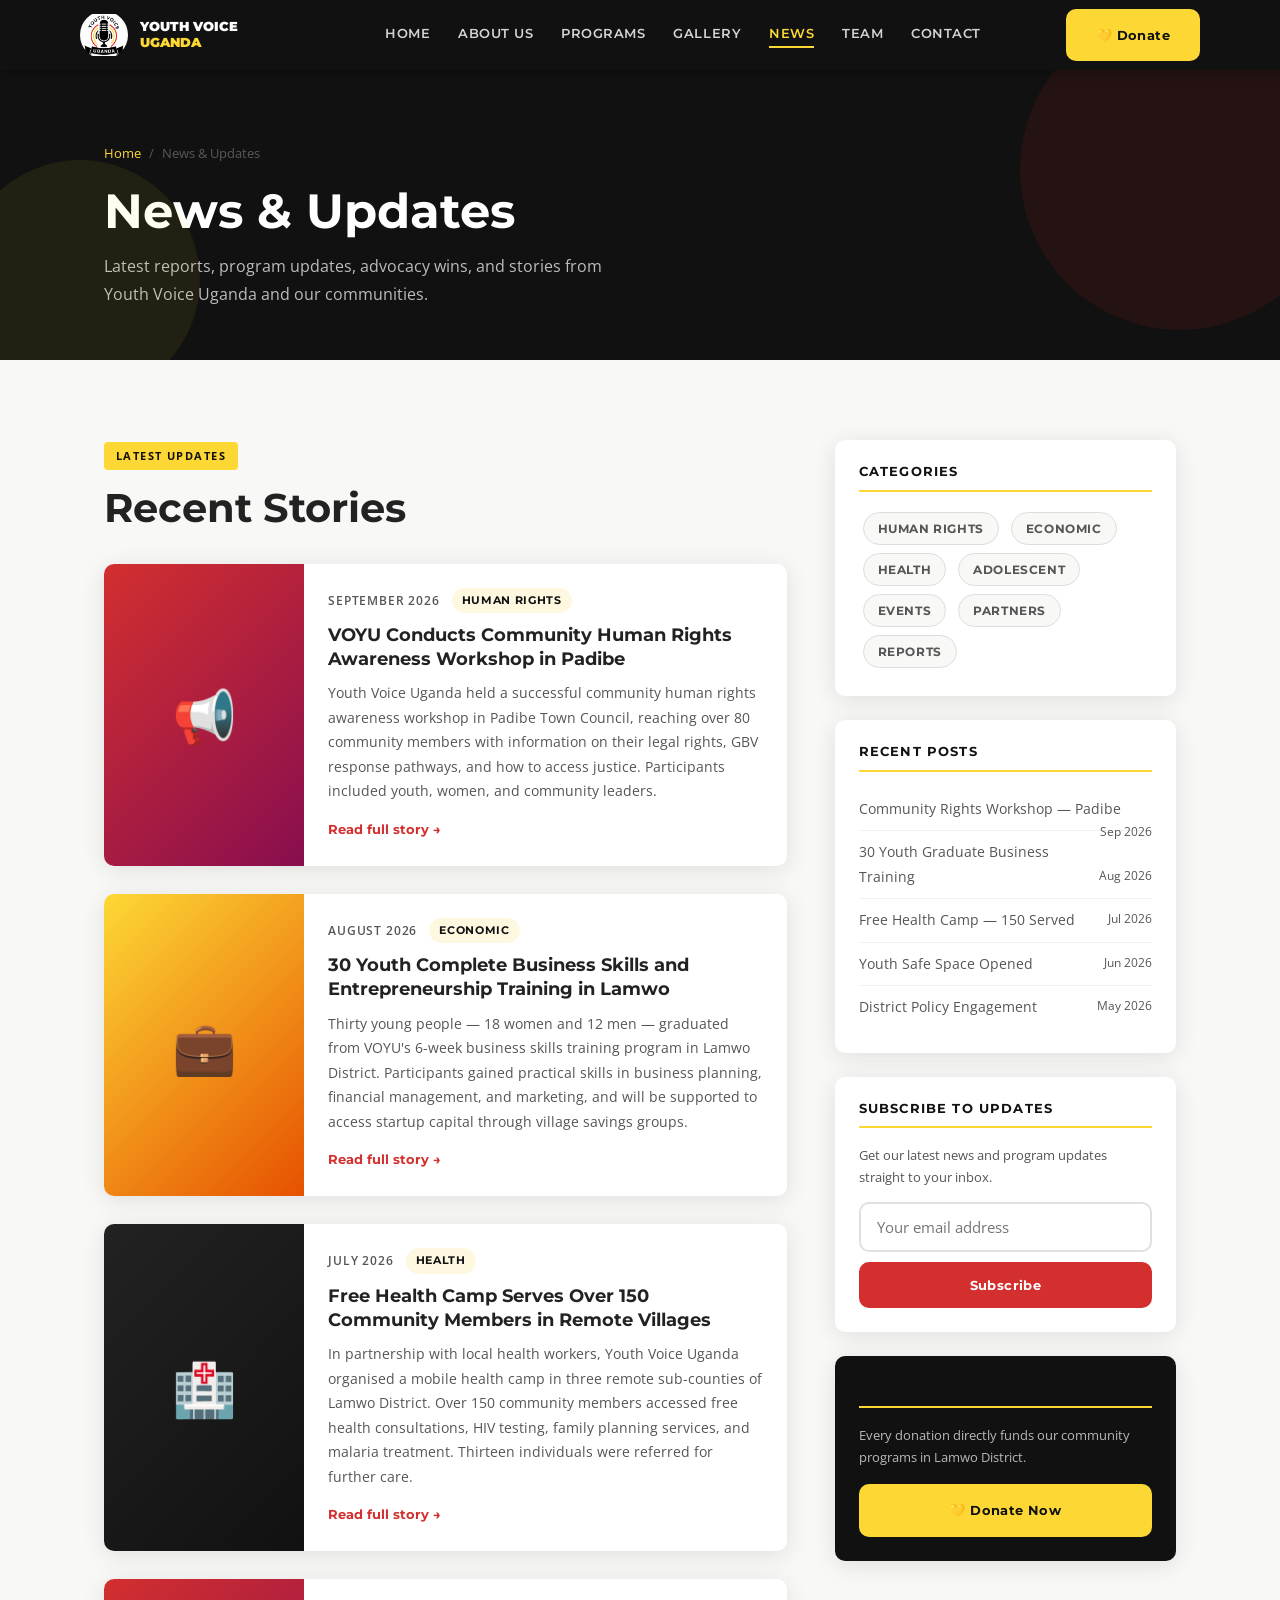
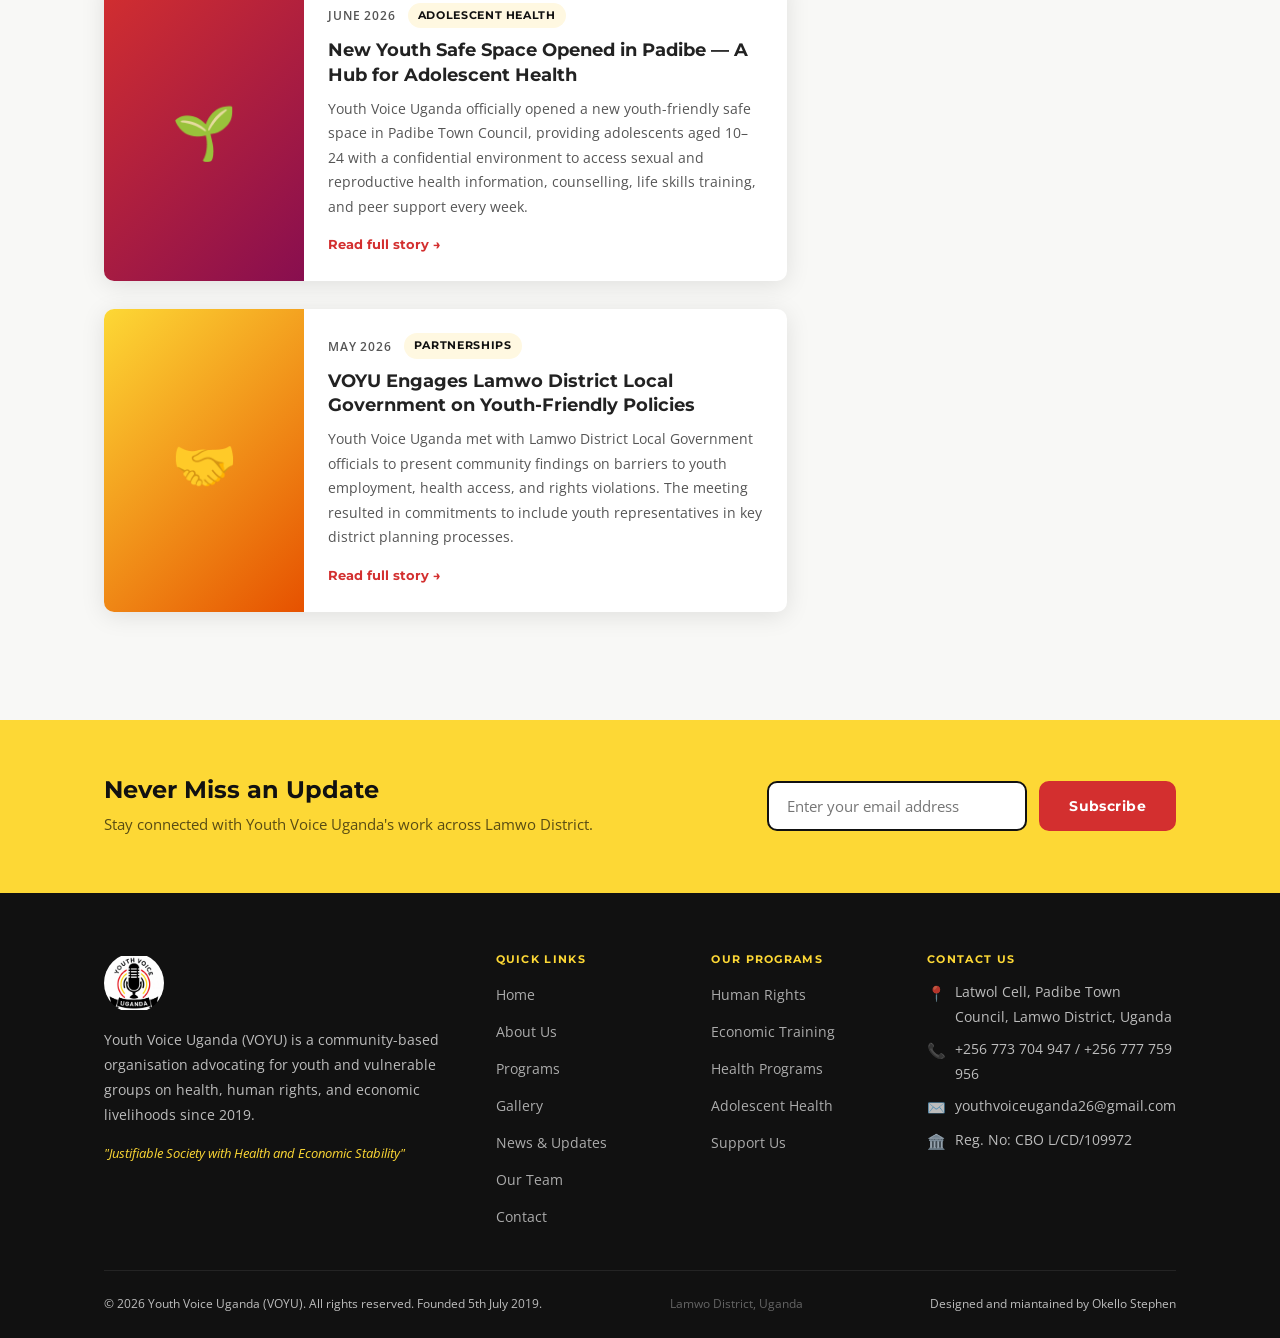
<file: news.html>
<!DOCTYPE html>
<html lang="en">
<head>
  <meta charset="UTF-8">
  <meta name="viewport" content="width=device-width, initial-scale=1.0">
  <title>News &amp; Updates — Youth Voice Uganda</title>
  <link rel="icon" type="image" href="assets/logo.jpg">
  <link rel="stylesheet" href="main.css">
  <style>
    .news-layout { display:grid; grid-template-columns:2fr 1fr; gap:48px; align-items:start; }
    @media (max-width:860px) { .news-layout { grid-template-columns:1fr; } }
    .news-card { background:var(--white); border-radius:var(--radius); box-shadow:var(--shadow); overflow:hidden; margin-bottom:28px; display:grid; grid-template-columns:200px 1fr; }
    .news-card__img { display:flex; align-items:center; justify-content:center; font-size:52px; min-height:160px; }
    .news-card__img--red    { background:linear-gradient(135deg,var(--red),#880E4F); }
    .news-card__img--yellow { background:linear-gradient(135deg,var(--yellow),#E65100); }
    .news-card__img--dark   { background:linear-gradient(135deg,#222,#111); }
    .news-card__body { padding:24px; }
    .news-card__meta { display:flex; gap:12px; align-items:center; margin-bottom:10px; flex-wrap:wrap; }
    .news-card__date { font-size:12px; color:var(--grey); font-weight:600; text-transform:uppercase; letter-spacing:0.07em; }
    .news-card__cat  { font-size:11px; font-weight:700; background:var(--light-y); color:var(--black); padding:3px 10px; border-radius:20px; font-family:'Montserrat',sans-serif; text-transform:uppercase; letter-spacing:0.06em; }
    .news-card__body h3 { font-size:18px; margin-bottom:10px; line-height:1.35; }
    .news-card__body p  { font-size:14px; color:var(--grey); line-height:1.75; }
    .news-card__link { display:inline-block; margin-top:14px; font-size:13px; font-weight:700; color:var(--red); font-family:'Montserrat',sans-serif; }
    @media (max-width:560px) { .news-card { grid-template-columns:1fr; } .news-card__img { min-height:120px; } }

    /* Sidebar */
    .sidebar-box { background:var(--white); border-radius:var(--radius); box-shadow:var(--shadow); padding:24px; margin-bottom:24px; }
    .sidebar-box h4 { font-size:13px; font-weight:700; font-family:'Montserrat',sans-serif; text-transform:uppercase; letter-spacing:0.09em; color:var(--black); margin-bottom:16px; padding-bottom:10px; border-bottom:2px solid var(--yellow); }
    .sidebar-link { display:block; font-size:14px; color:var(--grey); padding:9px 0; border-bottom:1px solid #f0f0f0; transition:color var(--tr); }
    .sidebar-link:last-child { border-bottom:none; }
    .sidebar-link:hover { color:var(--red); }
    .sidebar-link span { float:right; font-size:12px; color:var(--grey); }
    .cat-pill { display:inline-block; background:var(--offwhite); border:1px solid #ddd; border-radius:20px; font-size:12px; font-weight:700; font-family:'Montserrat',sans-serif; padding:5px 14px; margin:4px; cursor:pointer; color:var(--grey); transition:all 0.2s; text-transform:uppercase; letter-spacing:0.05em; }
    .cat-pill:hover { background:var(--red); border-color:var(--red); color:var(--white); }
  </style>
</head>
<body>

<section class="page-hero">
  <div class="container">
    <div class="breadcrumb"><a href="index.html">Home</a><span>/</span><span>News &amp; Updates</span></div>
    <h1>News &amp; Updates</h1>
    <p>Latest reports, program updates, advocacy wins, and stories from Youth Voice Uganda and our communities.</p>
  </div>
</section>

<section class="section">
  <div class="container">
    <div class="news-layout">

      <!-- Main news -->
      <div>
        <span class="tag">Latest Updates</span>
        <h2 class="section-title" style="margin-bottom:32px;">Recent Stories</h2>

        <div class="news-card">
          <div class="news-card__img news-card__img--red">📢</div>
          <div class="news-card__body">
            <div class="news-card__meta">
              <span class="news-card__date">September 2026</span>
              <span class="news-card__cat">Human Rights</span>
            </div>
            <h3>VOYU Conducts Community Human Rights Awareness Workshop in Padibe</h3>
            <p>Youth Voice Uganda held a successful community human rights awareness workshop in Padibe Town Council, reaching over 80 community members with information on their legal rights, GBV response pathways, and how to access justice. Participants included youth, women, and community leaders.</p>
            <a href="#" class="news-card__link">Read full story →</a>
          </div>
        </div>

        <div class="news-card">
          <div class="news-card__img news-card__img--yellow">💼</div>
          <div class="news-card__body">
            <div class="news-card__meta">
              <span class="news-card__date">August 2026</span>
              <span class="news-card__cat">Economic</span>
            </div>
            <h3>30 Youth Complete Business Skills and Entrepreneurship Training in Lamwo</h3>
            <p>Thirty young people — 18 women and 12 men — graduated from VOYU's 6-week business skills training program in Lamwo District. Participants gained practical skills in business planning, financial management, and marketing, and will be supported to access startup capital through village savings groups.</p>
            <a href="#" class="news-card__link">Read full story →</a>
          </div>
        </div>

        <div class="news-card">
          <div class="news-card__img news-card__img--dark">🏥</div>
          <div class="news-card__body">
            <div class="news-card__meta">
              <span class="news-card__date">July 2026</span>
              <span class="news-card__cat">Health</span>
            </div>
            <h3>Free Health Camp Serves Over 150 Community Members in Remote Villages</h3>
            <p>In partnership with local health workers, Youth Voice Uganda organised a mobile health camp in three remote sub-counties of Lamwo District. Over 150 community members accessed free health consultations, HIV testing, family planning services, and malaria treatment. Thirteen individuals were referred for further care.</p>
            <a href="#" class="news-card__link">Read full story →</a>
          </div>
        </div>

        <div class="news-card">
          <div class="news-card__img news-card__img--red">🌱</div>
          <div class="news-card__body">
            <div class="news-card__meta">
              <span class="news-card__date">June 2026</span>
              <span class="news-card__cat">Adolescent Health</span>
            </div>
            <h3>New Youth Safe Space Opened in Padibe — A Hub for Adolescent Health</h3>
            <p>Youth Voice Uganda officially opened a new youth-friendly safe space in Padibe Town Council, providing adolescents aged 10–24 with a confidential environment to access sexual and reproductive health information, counselling, life skills training, and peer support every week.</p>
            <a href="#" class="news-card__link">Read full story →</a>
          </div>
        </div>

        <div class="news-card">
          <div class="news-card__img news-card__img--yellow">🤝</div>
          <div class="news-card__body">
            <div class="news-card__meta">
              <span class="news-card__date">May 2026</span>
              <span class="news-card__cat">Partnerships</span>
            </div>
            <h3>VOYU Engages Lamwo District Local Government on Youth-Friendly Policies</h3>
            <p>Youth Voice Uganda met with Lamwo District Local Government officials to present community findings on barriers to youth employment, health access, and rights violations. The meeting resulted in commitments to include youth representatives in key district planning processes.</p>
            <a href="#" class="news-card__link">Read full story →</a>
          </div>
        </div>
      </div>

      <!-- Sidebar -->
      <div>
        <div class="sidebar-box">
          <h4>Categories</h4>
          <span class="cat-pill">Human Rights</span>
          <span class="cat-pill">Economic</span>
          <span class="cat-pill">Health</span>
          <span class="cat-pill">Adolescent</span>
          <span class="cat-pill">Events</span>
          <span class="cat-pill">Partners</span>
          <span class="cat-pill">Reports</span>
        </div>

        <div class="sidebar-box">
          <h4>Recent Posts</h4>
          <a href="#" class="sidebar-link">Community Rights Workshop — Padibe <span>Sep 2026</span></a>
          <a href="#" class="sidebar-link">30 Youth Graduate Business Training <span>Aug 2026</span></a>
          <a href="#" class="sidebar-link">Free Health Camp — 150 Served <span>Jul 2026</span></a>
          <a href="#" class="sidebar-link">Youth Safe Space Opened <span>Jun 2026</span></a>
          <a href="#" class="sidebar-link">District Policy Engagement <span>May 2026</span></a>
        </div>

        <div class="sidebar-box">
          <h4>Subscribe to Updates</h4>
          <p style="font-size:13px;color:var(--grey);line-height:1.7;margin-bottom:14px;">Get our latest news and program updates straight to your inbox.</p>
          <div class="form-group" style="margin-bottom:10px;">
            <input type="email" placeholder="Your email address" id="sideEmail">
          </div>
          <button class="btn btn-red" style="width:100%;justify-content:center;font-size:13px;" onclick="sideSubscribe()">Subscribe</button>
        </div>

        <div class="sidebar-box" style="background:var(--black);">
          <h4>Support Our Work</h4>
          <p style="font-size:13px;color:rgba(255,255,255,0.7);line-height:1.7;margin-bottom:16px;">Every donation directly funds our community programs in Lamwo District.</p>
          <a href="donate.html" class="btn btn-yellow" style="width:100%;justify-content:center;font-size:13px;">💛 Donate Now</a>
        </div>
      </div>
    </div>
  </div>
</section>

<!-- Newsletter section -->
<div class="newsletter">
  <div class="container">
    <div class="newsletter__inner">
      <div class="newsletter__text">
        <h2>Never Miss an Update</h2>
        <p>Stay connected with Youth Voice Uganda's work across Lamwo District.</p>
      </div>
      <div class="newsletter__form">
        <input type="email" placeholder="Enter your email address" id="nlEmail">
        <button class="btn btn-red" onclick="nlSubscribe()">Subscribe</button>
      </div>
    </div>
  </div>
</div>

<script>
  function sideSubscribe() {
    const e = document.getElementById('sideEmail').value.trim();
    if (!e || !/^[^\s@]+@[^\s@]+\.[^\s@]+$/.test(e)) { alert('Please enter a valid email.'); return; }
    alert('Thank you! You have been subscribed to our updates.'); document.getElementById('sideEmail').value='';
  }
  function nlSubscribe() {
    const e = document.getElementById('nlEmail').value.trim();
    if (!e || !/^[^\s@]+@[^\s@]+\.[^\s@]+$/.test(e)) { alert('Please enter a valid email.'); return; }
    alert('Thank you! You have been subscribed to our updates.'); document.getElementById('nlEmail').value='';
  }
</script>
<script src="shared.js"></script>
</body>
</html>
</file>
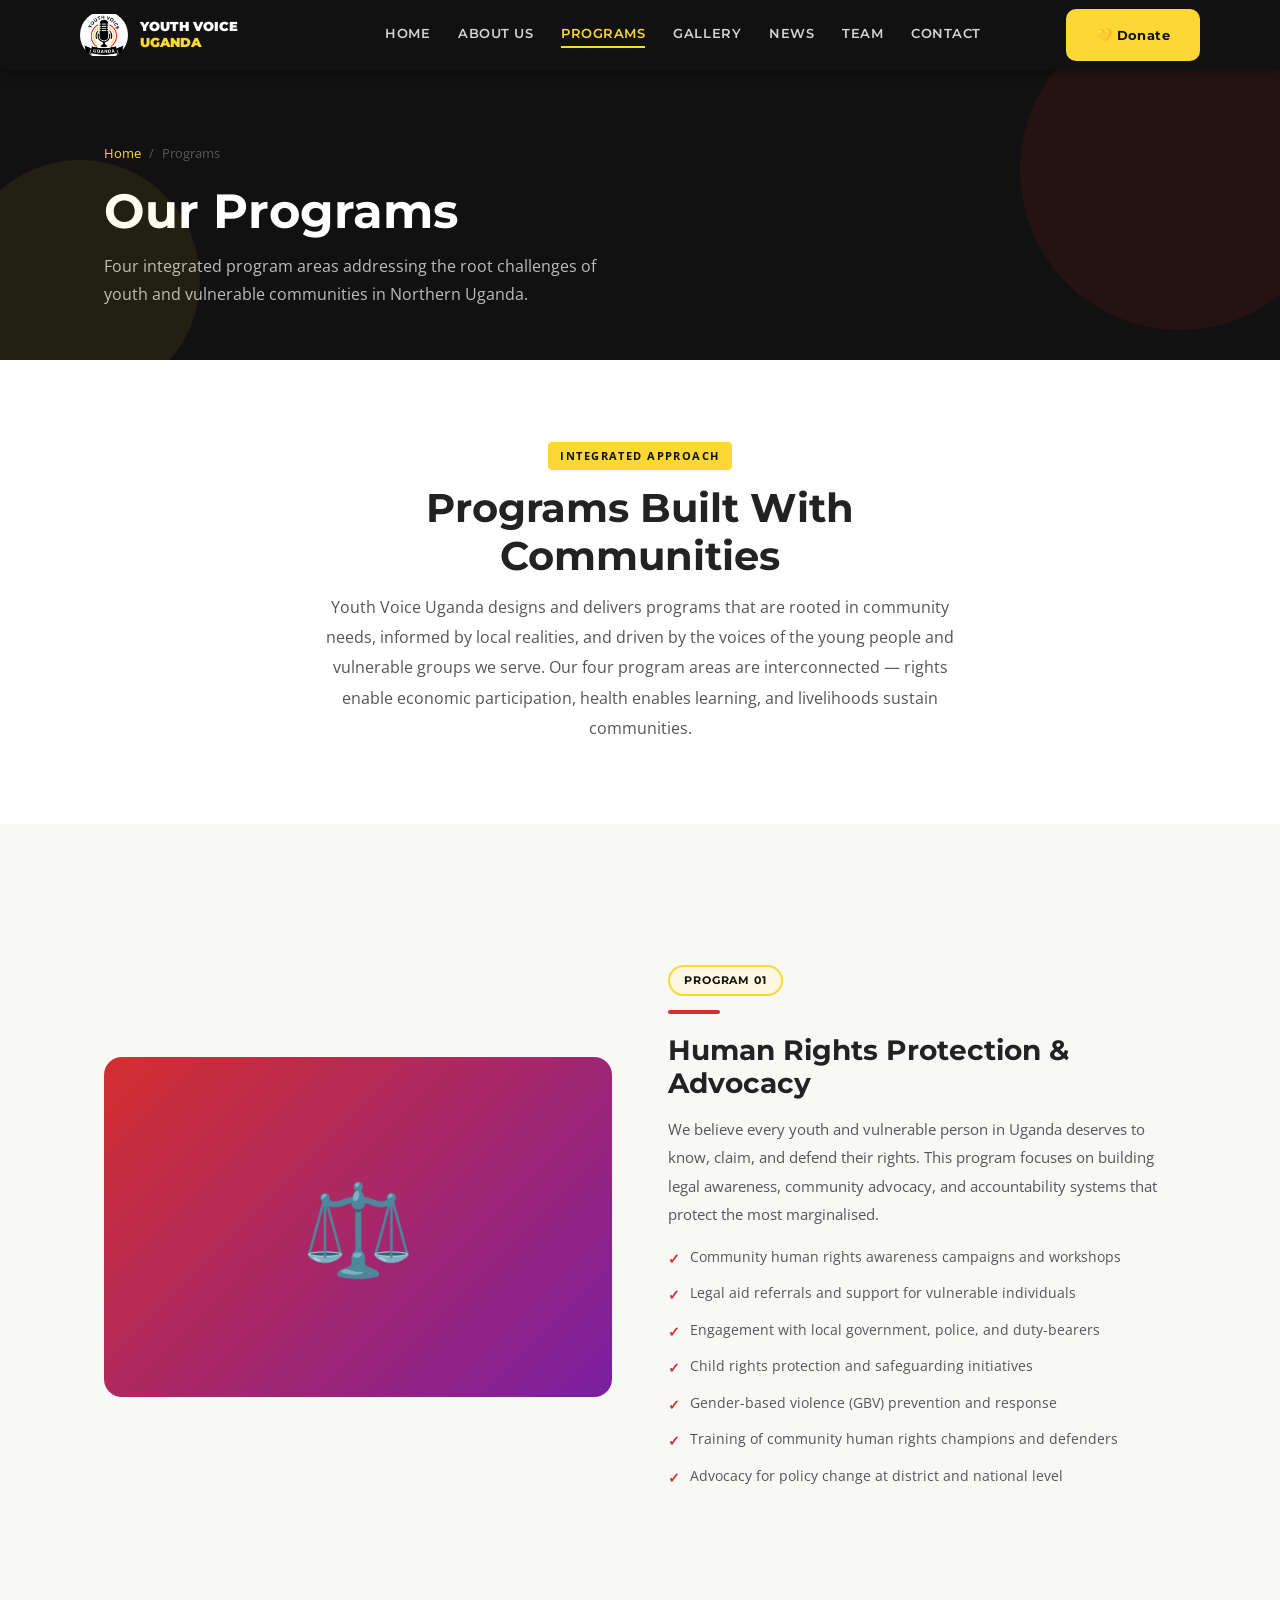
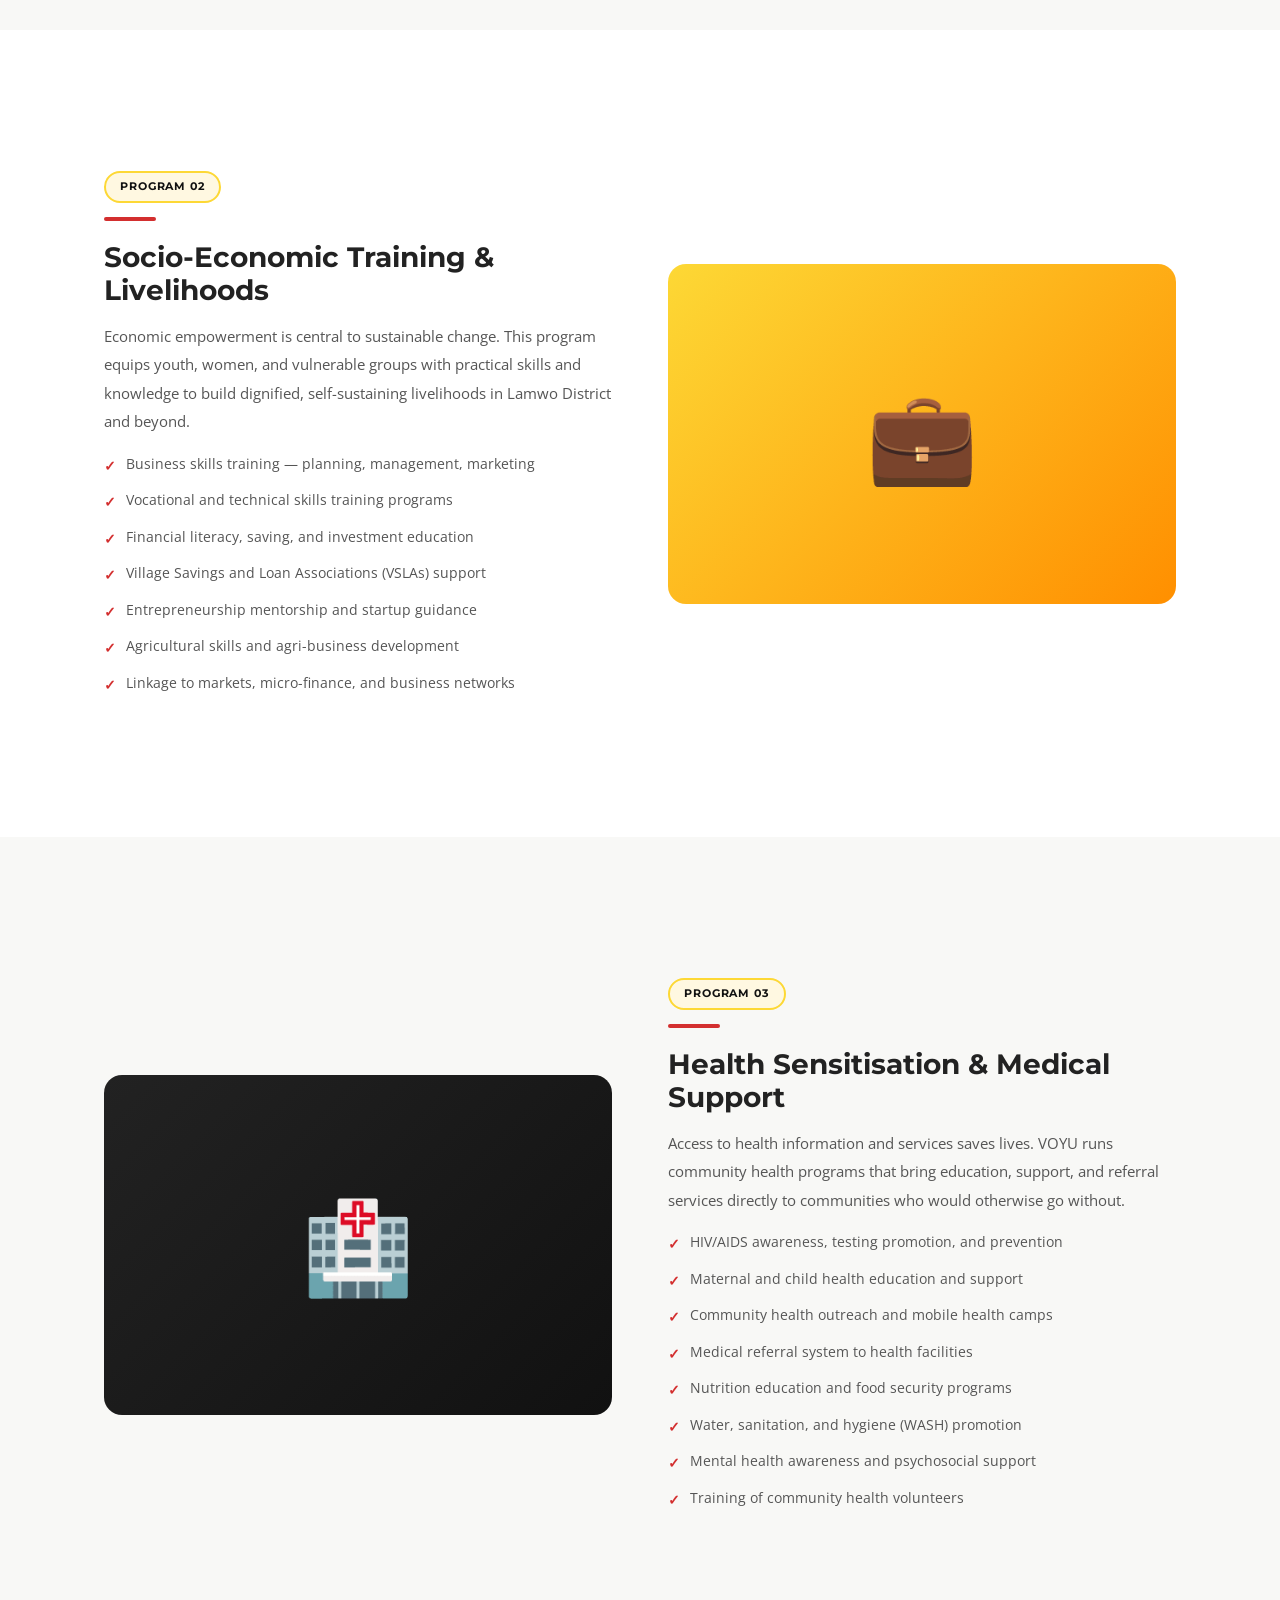
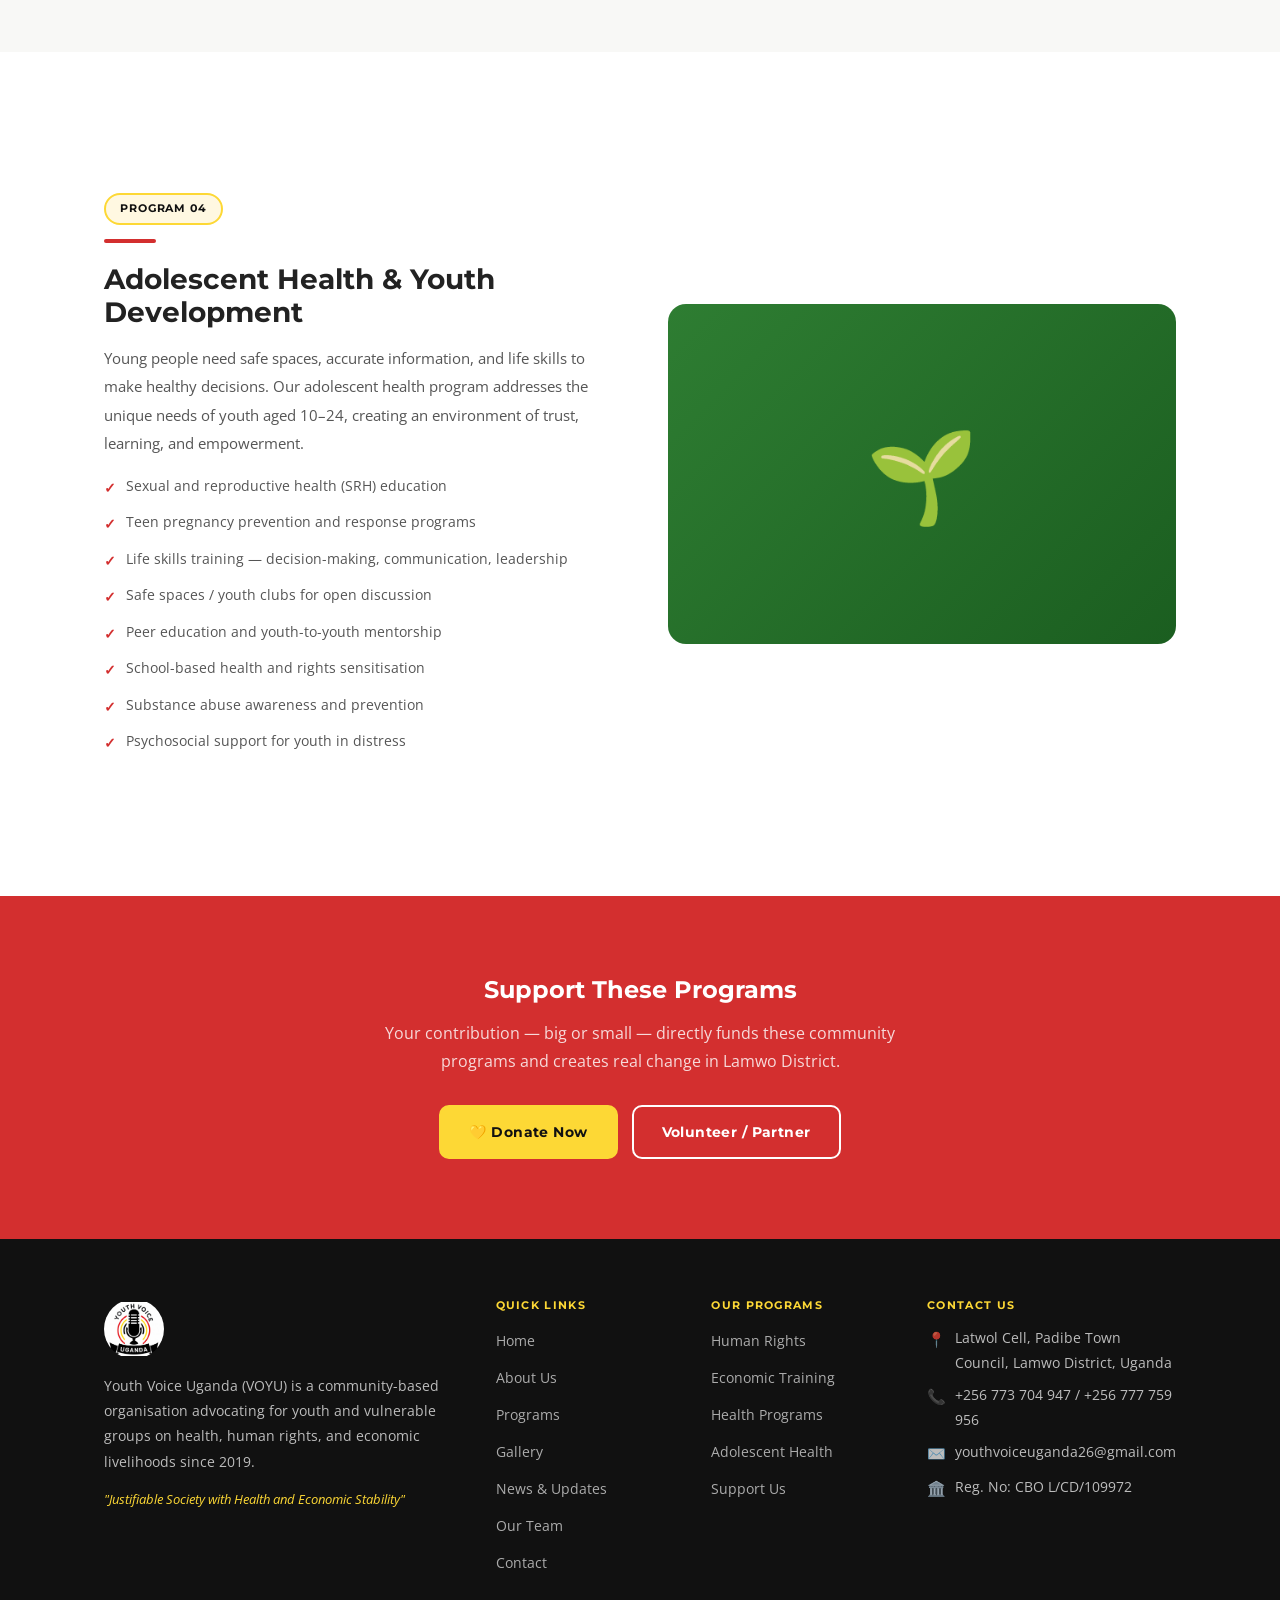
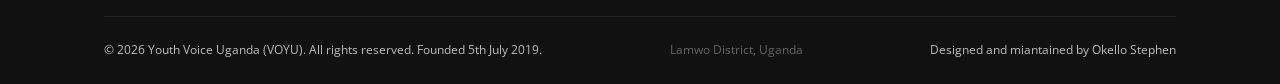
<file: programs.html>
<!DOCTYPE html>
<html lang="en">
<head>
  <meta charset="UTF-8">
  <meta name="viewport" content="width=device-width, initial-scale=1.0">
  <title>Programs — Youth Voice Uganda</title>
  <link rel="icon" type="image" href="assets/logo.jpg">
  <link rel="stylesheet" href="main.css">
  <style>
    .prog-section { padding: 60px 0; border-bottom: 2px solid #f0f0f0; }
    .prog-section:last-child { border-bottom: none; }
    .prog-layout { display:grid; grid-template-columns:1fr 1fr; gap:56px; align-items:center; }
    .prog-layout.rev .prog-img  { order:2; }
    .prog-layout.rev .prog-text { order:1; }
    .prog-img {
      border-radius: 18px; height: 340px;
      display: flex; align-items: center; justify-content: center;
      font-size: 90px;
    }
    .prog-img--red    { background: linear-gradient(135deg,var(--red),#7B1FA2); }
    .prog-img--yellow { background: linear-gradient(135deg,var(--yellow),#FF8F00); }
    .prog-img--black  { background: linear-gradient(135deg,#222,#111); }
    .prog-img--green  { background: linear-gradient(135deg,#2E7D32,#1B5E20); }
    .prog-text h2 { font-size:28px; margin-bottom:14px; }
    .prog-text p  { font-size:15px; color:#555; line-height:1.9; margin-bottom:14px; }
    .prog-bullets { display:flex; flex-direction:column; gap:10px; margin-top:16px; }
    .prog-bullets li { display:flex; gap:10px; align-items:flex-start; font-size:14px; color:#555; }
    .prog-bullets li::before { content:'✓'; color:var(--red); font-weight:700; flex-shrink:0; margin-top:2px; }
    .prog-badge { display:inline-block; background:var(--light-y); border:2px solid var(--yellow); color:var(--black); font-family:'Montserrat',sans-serif; font-size:11px; font-weight:700; text-transform:uppercase; letter-spacing:0.08em; border-radius:20px; padding:4px 14px; margin-bottom:14px; }
    @media (max-width:768px) {
      .prog-layout { grid-template-columns:1fr; }
      .prog-layout.rev .prog-img  { order:0; }
      .prog-layout.rev .prog-text { order:0; }
    }
  </style>
</head>
<body>

<section class="page-hero">
  <div class="container">
    <div class="breadcrumb"><a href="index.html">Home</a><span>/</span><span>Programs</span></div>
    <h1>Our Programs</h1>
    <p>Four integrated program areas addressing the root challenges of youth and vulnerable communities in Northern Uganda.</p>
  </div>
</section>

<!-- Intro -->
<section class="section section--alt" style="text-align:center;">
  <div class="container" style="max-width:700px;">
    <span class="tag">Integrated Approach</span>
    <h2 class="section-title">Programs Built With Communities</h2>
    <p style="font-size:16px;color:var(--grey);line-height:1.9;">Youth Voice Uganda designs and delivers programs that are rooted in community needs, informed by local realities, and driven by the voices of the young people and vulnerable groups we serve. Our four program areas are interconnected — rights enable economic participation, health enables learning, and livelihoods sustain communities.</p>
  </div>
</section>

<!-- Program 1: Human Rights -->
<section class="section" id="rights">
  <div class="container">
    <div class="prog-section">
      <div class="prog-layout">
        <div class="prog-img prog-img--red">⚖️</div>
        <div class="prog-text">
          <span class="prog-badge">Program 01</span>
          <div class="red-line"></div>
          <h2>Human Rights Protection &amp; Advocacy</h2>
          <p>We believe every youth and vulnerable person in Uganda deserves to know, claim, and defend their rights. This program focuses on building legal awareness, community advocacy, and accountability systems that protect the most marginalised.</p>
          <ul class="prog-bullets">
            <li>Community human rights awareness campaigns and workshops</li>
            <li>Legal aid referrals and support for vulnerable individuals</li>
            <li>Engagement with local government, police, and duty-bearers</li>
            <li>Child rights protection and safeguarding initiatives</li>
            <li>Gender-based violence (GBV) prevention and response</li>
            <li>Training of community human rights champions and defenders</li>
            <li>Advocacy for policy change at district and national level</li>
          </ul>
        </div>
      </div>
    </div>
  </div>
</section>

<!-- Program 2: Economic -->
<section class="section section--alt" id="economic">
  <div class="container">
    <div class="prog-section">
      <div class="prog-layout rev">
        <div class="prog-img prog-img--yellow">💼</div>
        <div class="prog-text">
          <span class="prog-badge">Program 02</span>
          <div class="red-line"></div>
          <h2>Socio-Economic Training &amp; Livelihoods</h2>
          <p>Economic empowerment is central to sustainable change. This program equips youth, women, and vulnerable groups with practical skills and knowledge to build dignified, self-sustaining livelihoods in Lamwo District and beyond.</p>
          <ul class="prog-bullets">
            <li>Business skills training — planning, management, marketing</li>
            <li>Vocational and technical skills training programs</li>
            <li>Financial literacy, saving, and investment education</li>
            <li>Village Savings and Loan Associations (VSLAs) support</li>
            <li>Entrepreneurship mentorship and startup guidance</li>
            <li>Agricultural skills and agri-business development</li>
            <li>Linkage to markets, micro-finance, and business networks</li>
          </ul>
        </div>
      </div>
    </div>
  </div>
</section>

<!-- Program 3: Health -->
<section class="section" id="health">
  <div class="container">
    <div class="prog-section">
      <div class="prog-layout">
        <div class="prog-img prog-img--black">🏥</div>
        <div class="prog-text">
          <span class="prog-badge">Program 03</span>
          <div class="red-line"></div>
          <h2>Health Sensitisation &amp; Medical Support</h2>
          <p>Access to health information and services saves lives. VOYU runs community health programs that bring education, support, and referral services directly to communities who would otherwise go without.</p>
          <ul class="prog-bullets">
            <li>HIV/AIDS awareness, testing promotion, and prevention</li>
            <li>Maternal and child health education and support</li>
            <li>Community health outreach and mobile health camps</li>
            <li>Medical referral system to health facilities</li>
            <li>Nutrition education and food security programs</li>
            <li>Water, sanitation, and hygiene (WASH) promotion</li>
            <li>Mental health awareness and psychosocial support</li>
            <li>Training of community health volunteers</li>
          </ul>
        </div>
      </div>
    </div>
  </div>
</section>

<!-- Program 4: Adolescent -->
<section class="section section--alt" id="adolescent">
  <div class="container">
    <div class="prog-section">
      <div class="prog-layout rev">
        <div class="prog-img prog-img--green">🌱</div>
        <div class="prog-text">
          <span class="prog-badge">Program 04</span>
          <div class="red-line"></div>
          <h2>Adolescent Health &amp; Youth Development</h2>
          <p>Young people need safe spaces, accurate information, and life skills to make healthy decisions. Our adolescent health program addresses the unique needs of youth aged 10–24, creating an environment of trust, learning, and empowerment.</p>
          <ul class="prog-bullets">
            <li>Sexual and reproductive health (SRH) education</li>
            <li>Teen pregnancy prevention and response programs</li>
            <li>Life skills training — decision-making, communication, leadership</li>
            <li>Safe spaces / youth clubs for open discussion</li>
            <li>Peer education and youth-to-youth mentorship</li>
            <li>School-based health and rights sensitisation</li>
            <li>Substance abuse awareness and prevention</li>
            <li>Psychosocial support for youth in distress</li>
          </ul>
        </div>
      </div>
    </div>
  </div>
</section>

<!-- CTA -->
<section class="section section--red" style="text-align:center;">
  <div class="container" style="max-width:580px;">
    <h2 style="color:var(--white);">Support These Programs</h2>
    <p style="color:rgba(255,255,255,0.82);margin:14px 0 30px;font-size:16px;">Your contribution — big or small — directly funds these community programs and creates real change in Lamwo District.</p>
    <div style="display:flex;gap:14px;justify-content:center;flex-wrap:wrap;">
      <a href="donate.html"  class="btn btn-yellow">💛 Donate Now</a>
      <a href="contact.html" class="btn btn-outline">Volunteer / Partner</a>
    </div>
  </div>
</section>

<script src="shared.js"></script>
</body>
</html>
</file>
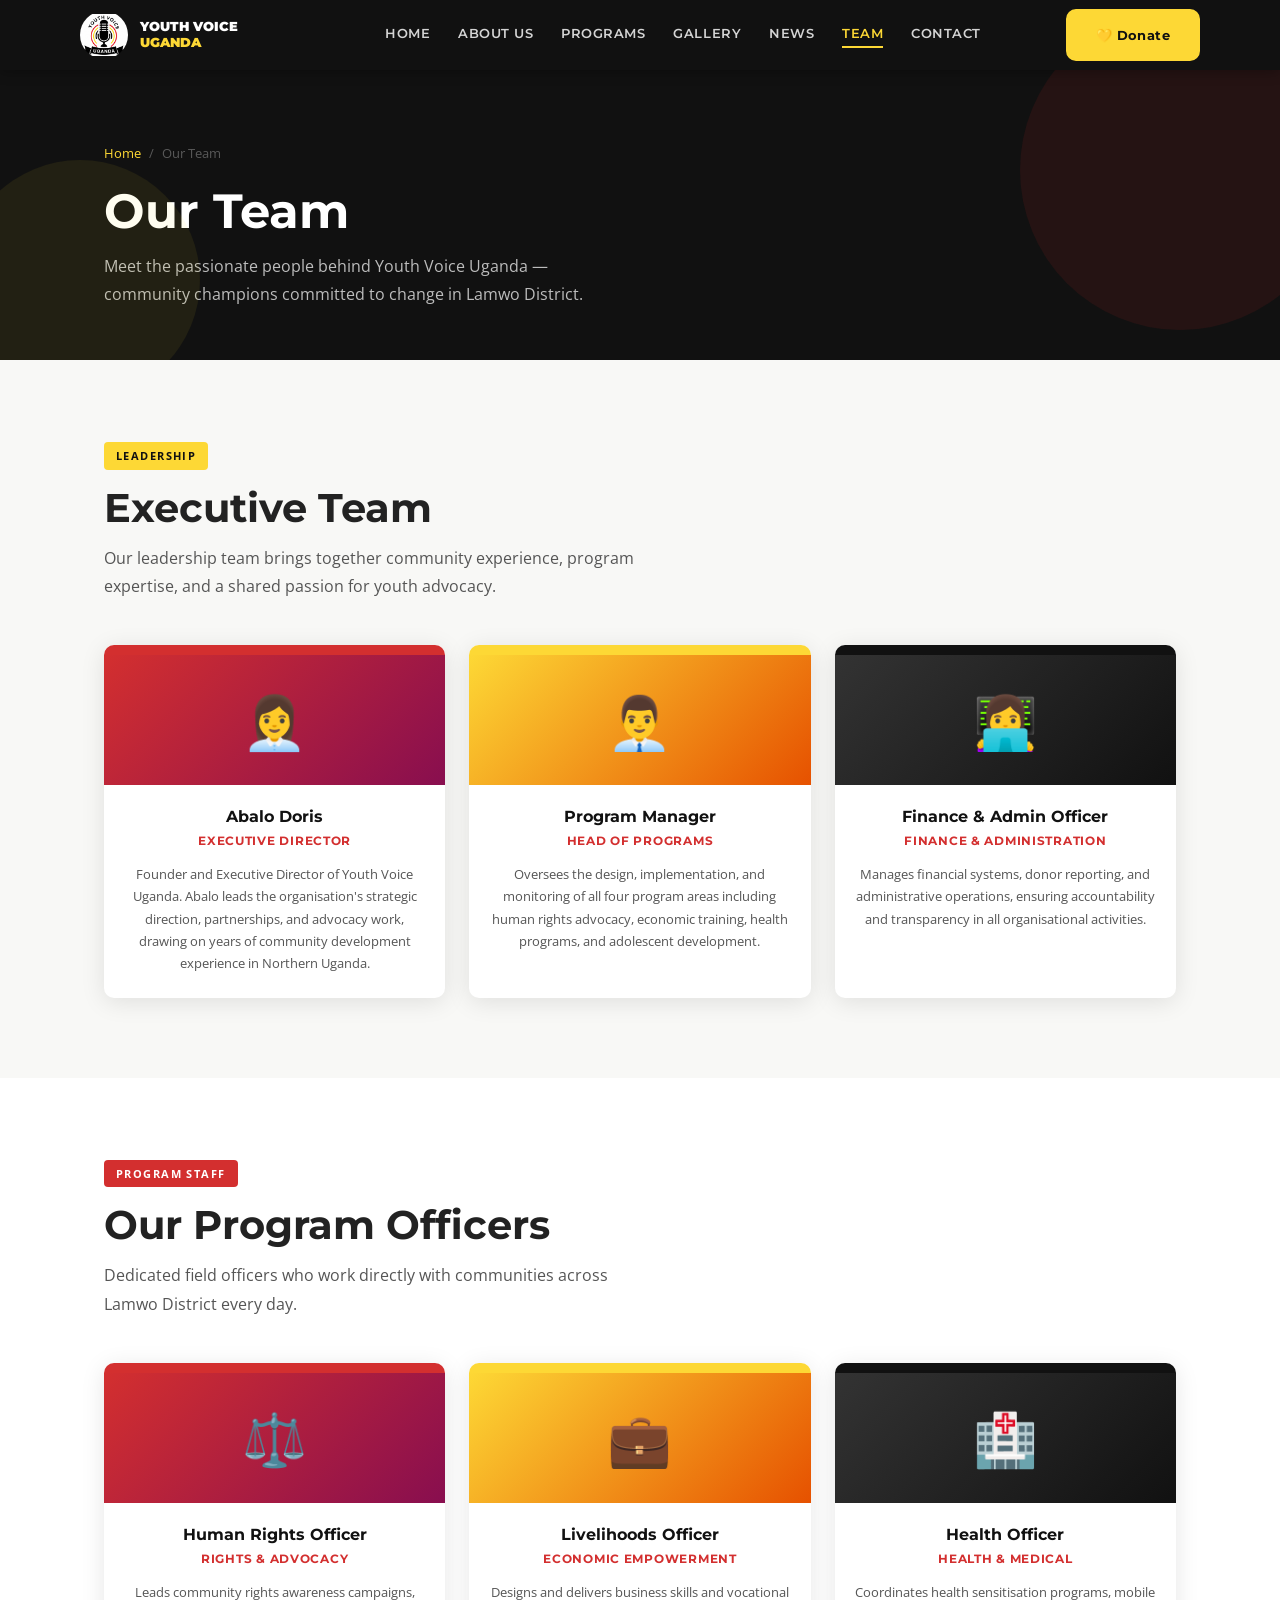
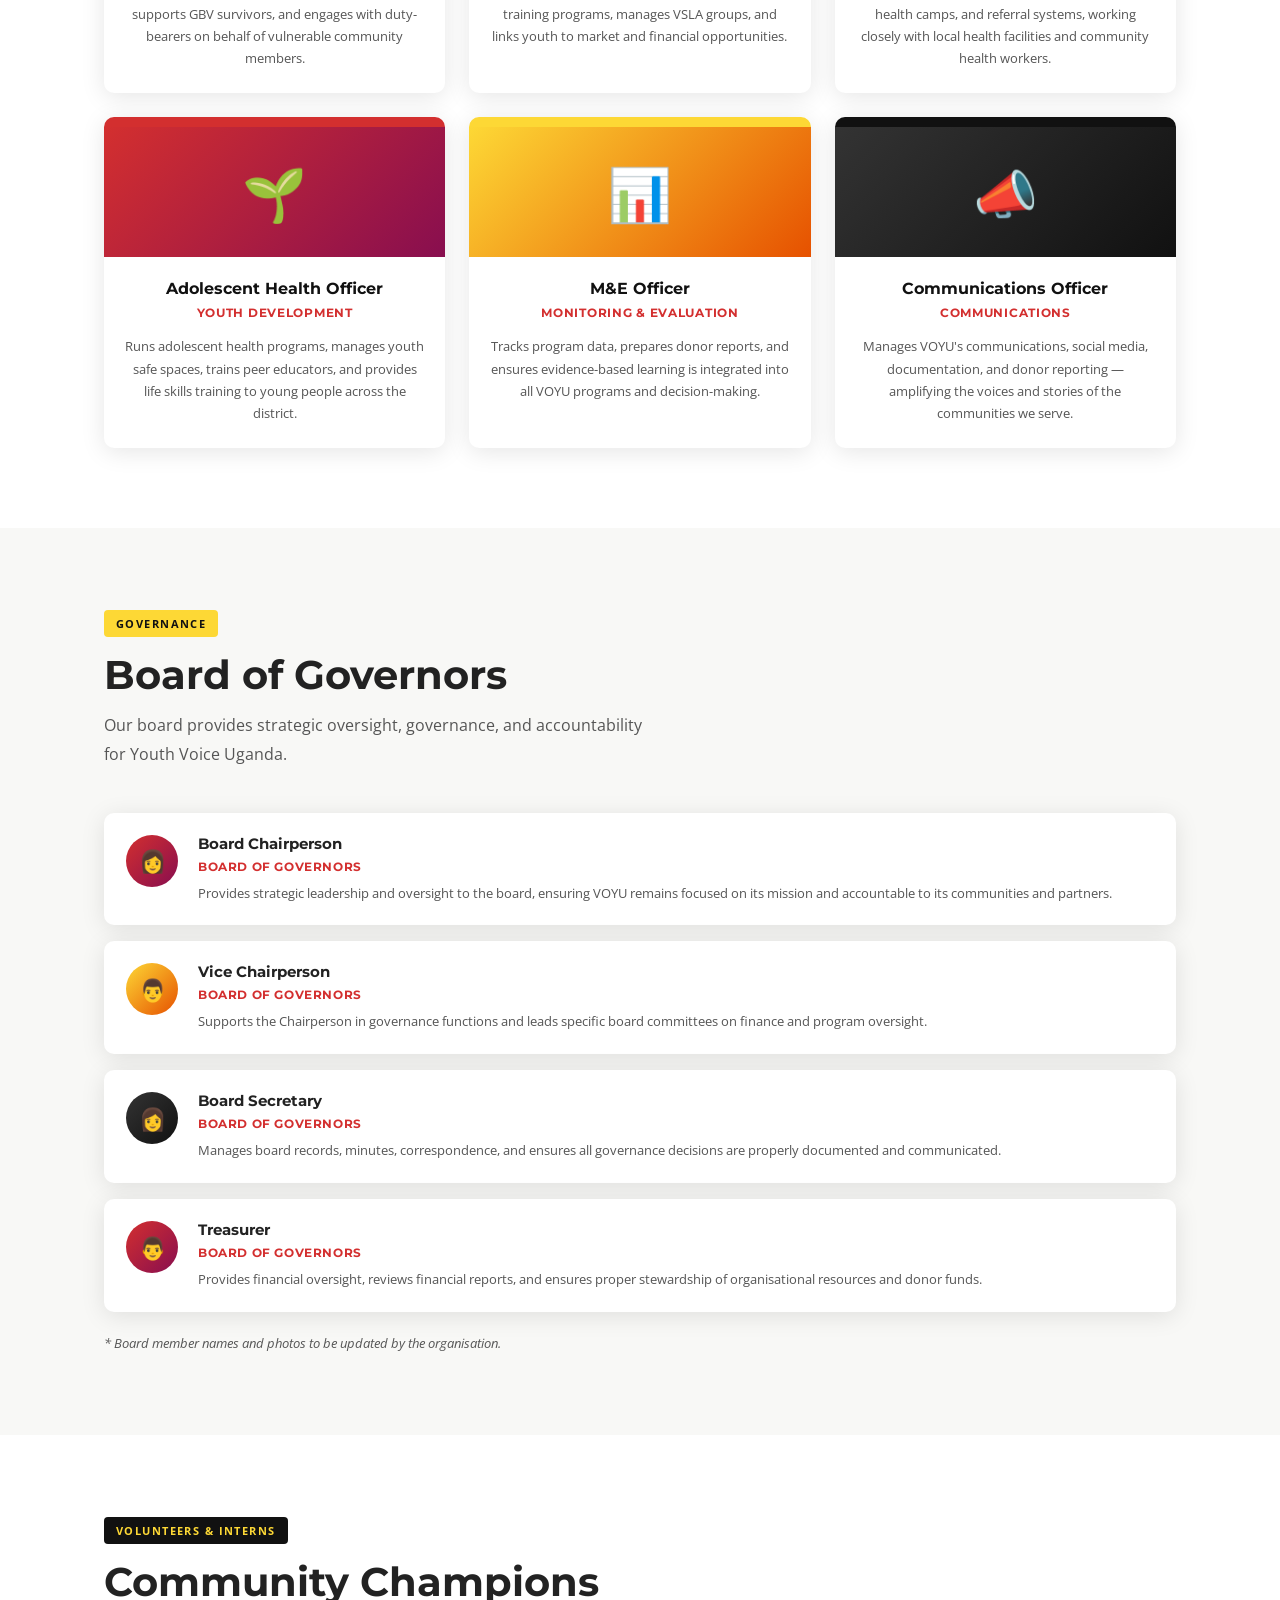
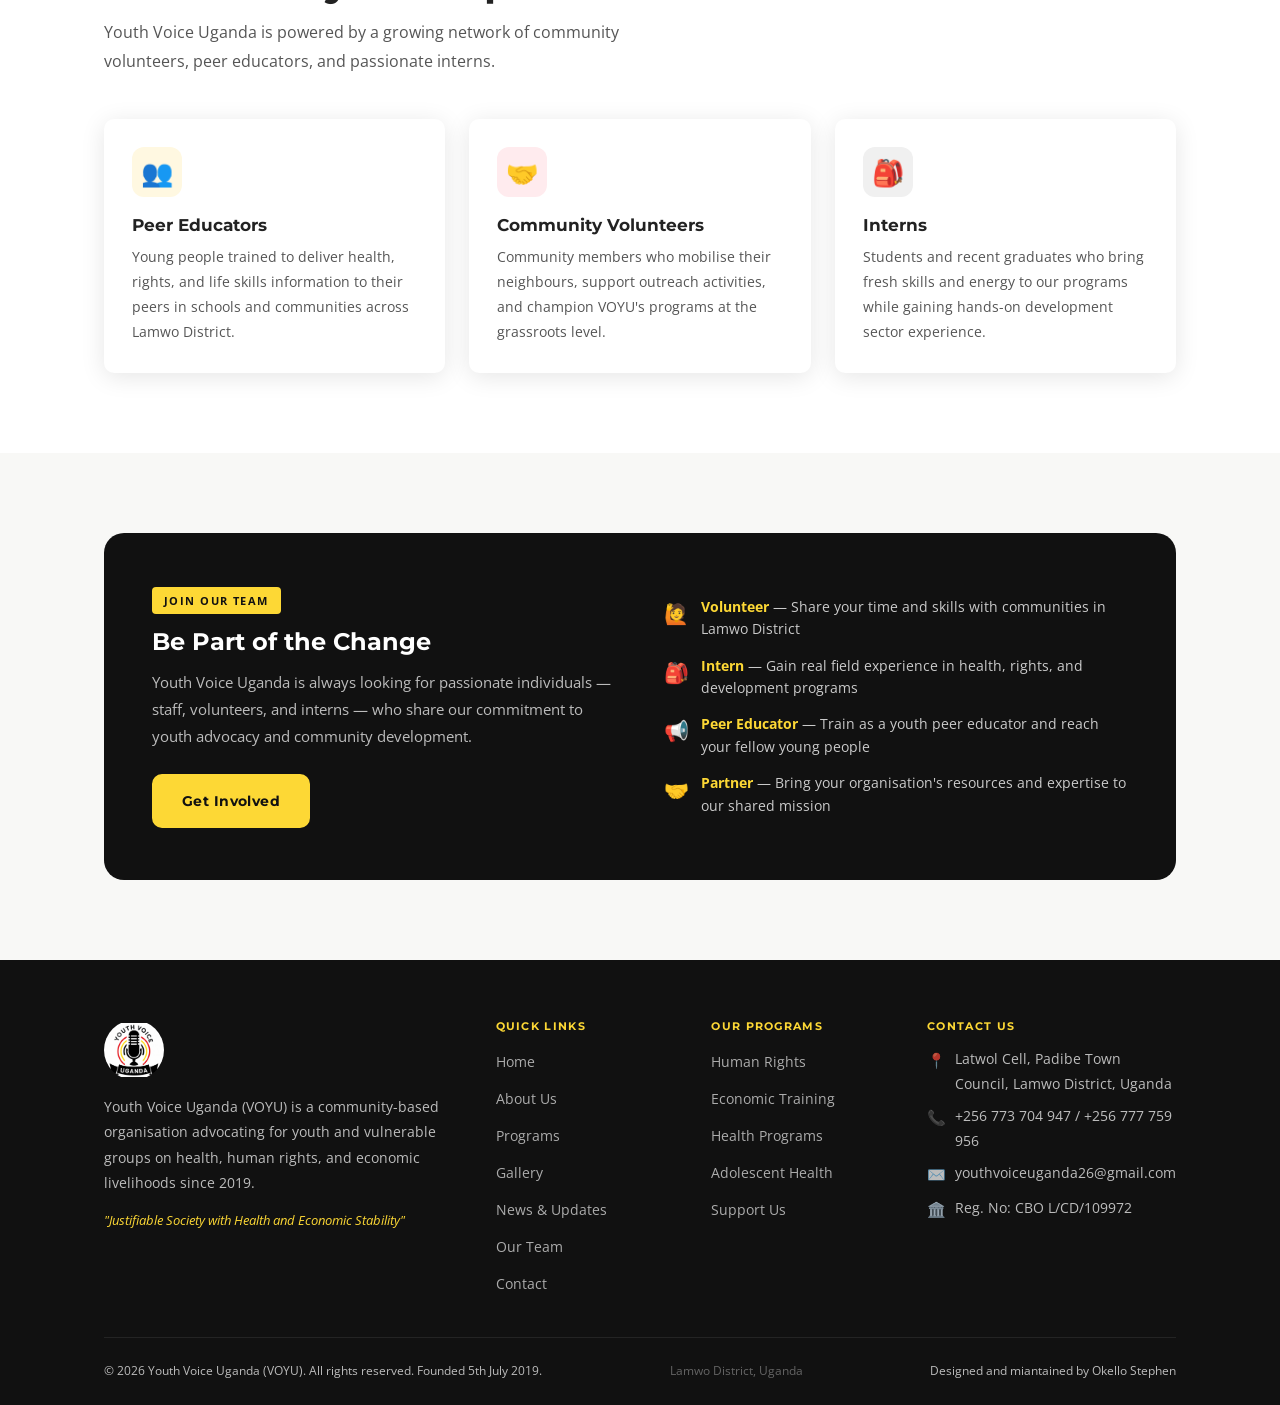
<file: team.html>
<!DOCTYPE html>
<html lang="en">
<head>
  <meta charset="UTF-8">
  <meta name="viewport" content="width=device-width, initial-scale=1.0">
  <title>Our Team — Youth Voice Uganda</title>
  <link rel="icon" type="image" href="assets/logo.jpg">
  <link rel="stylesheet" href="main.css">
  <style>
    .staff-card { background:var(--white); border-radius:var(--radius); box-shadow:var(--shadow); overflow:hidden; }
    .staff-card__top { height:10px; }
    .staff-card__top--red    { background:var(--red); }
    .staff-card__top--yellow { background:var(--yellow); }
    .staff-card__top--black  { background:var(--black); }
    .staff-card__avatar { height:130px; display:flex; align-items:center; justify-content:center; font-size:52px; }
    .staff-card__avatar--red    { background:linear-gradient(135deg,var(--red),#880E4F); }
    .staff-card__avatar--yellow { background:linear-gradient(135deg,var(--yellow),#E65100); }
    .staff-card__avatar--black  { background:linear-gradient(135deg,#333,#111); }
    .staff-card__body { padding:22px 20px 24px; text-align:center; }
    .staff-card__body h3 { font-size:16px; color:var(--black); margin-bottom:4px; }
    .staff-card__body .role { font-size:12px; font-weight:700; color:var(--red); font-family:'Montserrat',sans-serif; text-transform:uppercase; letter-spacing:0.06em; margin-bottom:12px; }
    .staff-card__body p { font-size:13px; color:var(--grey); line-height:1.7; }

    .board-item { display:flex; gap:20px; align-items:flex-start; background:var(--white); border-radius:var(--radius); box-shadow:var(--shadow); padding:22px; }
    .board-avatar { width:52px; height:52px; border-radius:50%; display:flex; align-items:center; justify-content:center; font-size:22px; flex-shrink:0; }
    .board-avatar--red    { background:linear-gradient(135deg,var(--red),#880E4F); }
    .board-avatar--yellow { background:linear-gradient(135deg,var(--yellow),#E65100); }
    .board-avatar--black  { background:linear-gradient(135deg,#333,#111); }
    .board-info h4 { font-size:15px; font-weight:700; font-family:'Montserrat',sans-serif; margin-bottom:3px; }
    .board-info .role { font-size:12px; color:var(--red); font-weight:700; font-family:'Montserrat',sans-serif; text-transform:uppercase; letter-spacing:0.05em; margin-bottom:6px; }
    .board-info p { font-size:13px; color:var(--grey); line-height:1.6; }

    .join-banner { background:var(--black); border-radius:20px; padding:52px 48px; display:grid; grid-template-columns:1fr 1fr; gap:48px; align-items:center; }
    .join-banner h2 { color:var(--white); margin-bottom:12px; }
    .join-banner p  { color:rgba(255,255,255,0.72); font-size:15px; line-height:1.8; }
    .join-perks { display:flex; flex-direction:column; gap:14px; }
    .join-perk { display:flex; gap:12px; align-items:flex-start; }
    .join-perk .ic { font-size:20px; flex-shrink:0; }
    .join-perk p { font-size:14px; color:rgba(255,255,255,0.78); line-height:1.6; margin:0; }
    .join-perk strong { color:var(--yellow); }
    @media (max-width:768px) { .join-banner { grid-template-columns:1fr; padding:36px 24px; } }
  </style>
</head>
<body>

<section class="page-hero">
  <div class="container">
    <div class="breadcrumb"><a href="index.html">Home</a><span>/</span><span>Our Team</span></div>
    <h1>Our Team</h1>
    <p>Meet the passionate people behind Youth Voice Uganda — community champions committed to change in Lamwo District.</p>
  </div>
</section>

<!-- Leadership -->
<section class="section">
  <div class="container">
    <span class="tag">Leadership</span>
    <h2 class="section-title">Executive Team</h2>
    <p class="section-sub">Our leadership team brings together community experience, program expertise, and a shared passion for youth advocacy.</p>
    <div class="grid-3">
      <div class="staff-card">
        <div class="staff-card__top staff-card__top--red"></div>
        <div class="staff-card__avatar staff-card__avatar--red">👩‍💼</div>
        <div class="staff-card__body">
          <h3>Abalo Doris</h3>
          <div class="role">Executive Director</div>
          <p>Founder and Executive Director of Youth Voice Uganda. Abalo leads the organisation's strategic direction, partnerships, and advocacy work, drawing on years of community development experience in Northern Uganda.</p>
        </div>
      </div>
      <div class="staff-card">
        <div class="staff-card__top staff-card__top--yellow"></div>
        <div class="staff-card__avatar staff-card__avatar--yellow">👨‍💼</div>
        <div class="staff-card__body">
          <h3>Program Manager</h3>
          <div class="role">Head of Programs</div>
          <p>Oversees the design, implementation, and monitoring of all four program areas including human rights advocacy, economic training, health programs, and adolescent development.</p>
        </div>
      </div>
      <div class="staff-card">
        <div class="staff-card__top staff-card__top--black"></div>
        <div class="staff-card__avatar staff-card__avatar--black">👩‍💻</div>
        <div class="staff-card__body">
          <h3>Finance &amp; Admin Officer</h3>
          <div class="role">Finance &amp; Administration</div>
          <p>Manages financial systems, donor reporting, and administrative operations, ensuring accountability and transparency in all organisational activities.</p>
        </div>
      </div>
    </div>
  </div>
</section>

<!-- Program Staff -->
<section class="section section--alt">
  <div class="container">
    <span class="tag tag--red">Program Staff</span>
    <h2 class="section-title">Our Program Officers</h2>
    <p class="section-sub">Dedicated field officers who work directly with communities across Lamwo District every day.</p>
    <div class="grid-3">
      <div class="staff-card">
        <div class="staff-card__top staff-card__top--red"></div>
        <div class="staff-card__avatar staff-card__avatar--red">⚖️</div>
        <div class="staff-card__body">
          <h3>Human Rights Officer</h3>
          <div class="role">Rights &amp; Advocacy</div>
          <p>Leads community rights awareness campaigns, supports GBV survivors, and engages with duty-bearers on behalf of vulnerable community members.</p>
        </div>
      </div>
      <div class="staff-card">
        <div class="staff-card__top staff-card__top--yellow"></div>
        <div class="staff-card__avatar staff-card__avatar--yellow">💼</div>
        <div class="staff-card__body">
          <h3>Livelihoods Officer</h3>
          <div class="role">Economic Empowerment</div>
          <p>Designs and delivers business skills and vocational training programs, manages VSLA groups, and links youth to market and financial opportunities.</p>
        </div>
      </div>
      <div class="staff-card">
        <div class="staff-card__top staff-card__top--black"></div>
        <div class="staff-card__avatar staff-card__avatar--black">🏥</div>
        <div class="staff-card__body">
          <h3>Health Officer</h3>
          <div class="role">Health &amp; Medical</div>
          <p>Coordinates health sensitisation programs, mobile health camps, and referral systems, working closely with local health facilities and community health workers.</p>
        </div>
      </div>
      <div class="staff-card">
        <div class="staff-card__top staff-card__top--red"></div>
        <div class="staff-card__avatar staff-card__avatar--red">🌱</div>
        <div class="staff-card__body">
          <h3>Adolescent Health Officer</h3>
          <div class="role">Youth Development</div>
          <p>Runs adolescent health programs, manages youth safe spaces, trains peer educators, and provides life skills training to young people across the district.</p>
        </div>
      </div>
      <div class="staff-card">
        <div class="staff-card__top staff-card__top--yellow"></div>
        <div class="staff-card__avatar staff-card__avatar--yellow">📊</div>
        <div class="staff-card__body">
          <h3>M&amp;E Officer</h3>
          <div class="role">Monitoring &amp; Evaluation</div>
          <p>Tracks program data, prepares donor reports, and ensures evidence-based learning is integrated into all VOYU programs and decision-making.</p>
        </div>
      </div>
      <div class="staff-card">
        <div class="staff-card__top staff-card__top--black"></div>
        <div class="staff-card__avatar staff-card__avatar--black">📣</div>
        <div class="staff-card__body">
          <h3>Communications Officer</h3>
          <div class="role">Communications</div>
          <p>Manages VOYU's communications, social media, documentation, and donor reporting — amplifying the voices and stories of the communities we serve.</p>
        </div>
      </div>
    </div>
  </div>
</section>

<!-- Board -->
<section class="section">
  <div class="container">
    <span class="tag">Governance</span>
    <h2 class="section-title">Board of Governors</h2>
    <p class="section-sub">Our board provides strategic oversight, governance, and accountability for Youth Voice Uganda.</p>
    <div style="display:flex;flex-direction:column;gap:16px;">
      <div class="board-item">
        <div class="board-avatar board-avatar--red">👩</div>
        <div class="board-info">
          <h4>Board Chairperson</h4>
          <div class="role">Board of Governors</div>
          <p>Provides strategic leadership and oversight to the board, ensuring VOYU remains focused on its mission and accountable to its communities and partners.</p>
        </div>
      </div>
      <div class="board-item">
        <div class="board-avatar board-avatar--yellow">👨</div>
        <div class="board-info">
          <h4>Vice Chairperson</h4>
          <div class="role">Board of Governors</div>
          <p>Supports the Chairperson in governance functions and leads specific board committees on finance and program oversight.</p>
        </div>
      </div>
      <div class="board-item">
        <div class="board-avatar board-avatar--black">👩</div>
        <div class="board-info">
          <h4>Board Secretary</h4>
          <div class="role">Board of Governors</div>
          <p>Manages board records, minutes, correspondence, and ensures all governance decisions are properly documented and communicated.</p>
        </div>
      </div>
      <div class="board-item">
        <div class="board-avatar board-avatar--red">👨</div>
        <div class="board-info">
          <h4>Treasurer</h4>
          <div class="role">Board of Governors</div>
          <p>Provides financial oversight, reviews financial reports, and ensures proper stewardship of organisational resources and donor funds.</p>
        </div>
      </div>
    </div>
    <p style="font-size:13px;color:var(--grey);margin-top:20px;font-style:italic;">* Board member names and photos to be updated by the organisation.</p>
  </div>
</section>

<!-- Volunteers -->
<section class="section section--alt">
  <div class="container">
    <span class="tag tag--dark">Volunteers &amp; Interns</span>
    <h2 class="section-title">Community Champions</h2>
    <p class="section-sub">Youth Voice Uganda is powered by a growing network of community volunteers, peer educators, and passionate interns.</p>
    <div class="grid-3">
      <div class="card"><div class="card__icon card__icon--yellow" style="font-size:26px;">👥</div><h3 style="font-size:17px;margin-bottom:8px;">Peer Educators</h3><p style="font-size:14px;color:var(--grey);line-height:1.8;">Young people trained to deliver health, rights, and life skills information to their peers in schools and communities across Lamwo District.</p></div>
      <div class="card"><div class="card__icon card__icon--red" style="font-size:26px;">🤝</div><h3 style="font-size:17px;margin-bottom:8px;">Community Volunteers</h3><p style="font-size:14px;color:var(--grey);line-height:1.8;">Community members who mobilise their neighbours, support outreach activities, and champion VOYU's programs at the grassroots level.</p></div>
      <div class="card"><div class="card__icon card__icon--dark" style="font-size:26px;">🎒</div><h3 style="font-size:17px;margin-bottom:8px;">Interns</h3><p style="font-size:14px;color:var(--grey);line-height:1.8;">Students and recent graduates who bring fresh skills and energy to our programs while gaining hands-on development sector experience.</p></div>
    </div>
  </div>
</section>

<!-- Join us -->
<section class="section">
  <div class="container">
    <div class="join-banner">
      <div>
        <span class="tag">Join Our Team</span>
        <h2>Be Part of the Change</h2>
        <p>Youth Voice Uganda is always looking for passionate individuals — staff, volunteers, and interns — who share our commitment to youth advocacy and community development.</p>
        <a href="contact.html" class="btn btn-yellow" style="margin-top:24px;">Get Involved</a>
      </div>
      <div class="join-perks">
        <div class="join-perk"><span class="ic">🙋</span><p><strong>Volunteer</strong> — Share your time and skills with communities in Lamwo District</p></div>
        <div class="join-perk"><span class="ic">🎒</span><p><strong>Intern</strong> — Gain real field experience in health, rights, and development programs</p></div>
        <div class="join-perk"><span class="ic">📢</span><p><strong>Peer Educator</strong> — Train as a youth peer educator and reach your fellow young people</p></div>
        <div class="join-perk"><span class="ic">🤝</span><p><strong>Partner</strong> — Bring your organisation's resources and expertise to our shared mission</p></div>
      </div>
    </div>
  </div>
</section>

<script src="shared.js"></script>
</body>
</html>
</file>
<file: main.css>
/* ============================================================
   YOUTH VOICE UGANDA — main.css
   Brand palette (pulled from logo):
     --black:   #111111
     --red:     #D32F2F
     --yellow:  #FDD835
     --white:   #FFFFFF
     --offwhite:#F8F8F6
     --grey:    #555555
     --light:   #FFF8E1
   ============================================================ */

@import url('https://fonts.googleapis.com/css2?family=Montserrat:wght@400;600;700;900&family=Open+Sans:wght@400;500;600&display=swap');

*, *::before, *::after { box-sizing: border-box; margin: 0; padding: 0; }

:root {
  --black:   #111111;
  --red:     #D32F2F;
  --red-d:   #B71C1C;
  --yellow:  #FDD835;
  --yellow-d:#F9A825;
  --white:   #FFFFFF;
  --offwhite:#F8F8F6;
  --grey:    #555555;
  --light-y: #FFF8E1;
  --light-r: #FFEBEE;
  --shadow:  0 4px 24px rgba(0,0,0,0.10);
  --radius:  10px;
  --tr:      0.28s ease;
}

html { scroll-behavior: smooth; }
body {
  font-family: 'Open Sans', sans-serif;
  background: var(--offwhite);
  color: #222;
  line-height: 1.75;
  font-size: 16px;
}
h1,h2,h3,h4 { font-family: 'Montserrat', sans-serif; line-height: 1.2; }
a { text-decoration: none; color: inherit; }
img { max-width: 100%; display: block; }
ul { list-style: none; }

/* ── Utility ── */
.container   { max-width: 1120px; margin: 0 auto; padding: 0 24px; }
.section     { padding: 80px 0; }
.section--alt { background: var(--white); }
.section--dark{ background: var(--black); color: var(--white); }
.section--red { background: var(--red); color: var(--white); }
.section--yellow { background: var(--yellow); }

.tag {
  display: inline-block;
  font-size: 11px; font-weight: 700;
  letter-spacing: 0.13em; text-transform: uppercase;
  background: var(--yellow); color: var(--black);
  border-radius: 4px; padding: 4px 12px; margin-bottom: 14px;
}
.tag--red { background: var(--red); color: var(--white); }
.tag--dark { background: var(--black); color: var(--yellow); }

.section-title { font-size: clamp(26px,4vw,40px); margin-bottom: 12px; }
.section-sub   { font-size: 16px; color: var(--grey); max-width: 560px; margin-bottom: 44px; line-height: 1.8; }

.red-line { width: 52px; height: 4px; background: var(--red); border-radius: 2px; margin-bottom: 20px; }
.yellow-line { width: 52px; height: 4px; background: var(--yellow); border-radius: 2px; margin-bottom: 20px; }

.btn {
  display: inline-flex; align-items: center; gap: 8px;
  padding: 13px 28px; border-radius: var(--radius);
  font-weight: 700; font-size: 14px; cursor: pointer;
  border: 2px solid transparent; transition: var(--tr);
  font-family: 'Montserrat', sans-serif; letter-spacing: 0.03em;
}
.btn-red    { background: var(--red); color: var(--white); border-color: var(--red); }
.btn-red:hover { background: var(--red-d); border-color: var(--red-d); transform: translateY(-2px); }
.btn-yellow { background: var(--yellow); color: var(--black); border-color: var(--yellow); }
.btn-yellow:hover { background: var(--yellow-d); border-color: var(--yellow-d); transform: translateY(-2px); }
.btn-outline { background: transparent; color: var(--white); border-color: var(--white); }
.btn-outline:hover { background: var(--white); color: var(--black); }
.btn-outline-dark { background: transparent; color: var(--black); border-color: var(--black); }
.btn-outline-dark:hover { background: var(--black); color: var(--white); }

/* ── Navbar ── */
.navbar {
  position: sticky; top: 0; z-index: 1000;
  background: var(--black); box-shadow: 0 2px 12px rgba(0,0,0,0.3);
  padding: 0 24px;
}
.navbar__inner {
  max-width: 1120px; margin: 0 auto;
  display: flex; align-items: center; justify-content: space-between;
  height: 70px;
}
.navbar__brand { display: flex; align-items: center; gap: 12px; }
.navbar__logo  { width: 48px; height: 48px; object-fit: contain; border-radius: 50%; }
.navbar__name  {
  font-family: 'Montserrat', sans-serif;
  font-size: 13px; font-weight: 900; color: var(--white);
  line-height: 1.2; max-width: 160px; text-transform: uppercase;
}
.navbar__name span { color: var(--yellow); }
.navbar__links { display: flex; align-items: center; gap: 28px; }
.navbar__links a {
  font-size: 13px; font-weight: 600; color: rgba(255,255,255,0.82);
  font-family: 'Montserrat', sans-serif; transition: color var(--tr);
  text-transform: uppercase; letter-spacing: 0.04em;
  padding-bottom: 4px; position: relative;
}
.navbar__links a::after {
  content:''; position:absolute; bottom:0; left:0;
  width:0; height:2px; background:var(--yellow); transition: width var(--tr);
}
.navbar__links a:hover, .navbar__links a.active { color: var(--yellow); }
.navbar__links a:hover::after, .navbar__links a.active::after { width:100%; }
.navbar__cta { font-size: 13px; }
.hamburger {
  display: none; background: none; border: none;
  cursor: pointer; flex-direction: column; gap: 5px; padding: 4px;
}
.hamburger span { display:block; width:24px; height:2px; background:var(--white); border-radius:2px; }

/* Mobile nav */
.mobile-nav {
  display: none; position: fixed; inset:0;
  background: var(--black); z-index: 2000;
  flex-direction: column; align-items: center; justify-content: center; gap: 28px;
}
.mobile-nav.open { display: flex; }
.mobile-nav a { font-size: 22px; font-family: 'Montserrat', sans-serif; font-weight: 900; color: var(--white); text-transform: uppercase; }
.mobile-nav a:hover { color: var(--yellow); }
.mobile-nav__close { position:absolute; top:24px; right:24px; background:none; border:none; color:var(--white); font-size:30px; cursor:pointer; }

/* ── Page hero ── */
.page-hero {
  background: var(--black); padding: 72px 0 52px;
  position: relative; overflow: hidden;
}
.page-hero::before {
  content:''; position:absolute; top:-60px; right:-60px;
  width:320px; height:320px; border-radius:50%;
  background: rgba(211,47,47,0.10);
}
.page-hero::after {
  content:''; position:absolute; bottom:-40px; left:-40px;
  width:240px; height:240px; border-radius:50%;
  background: rgba(253,216,53,0.07);
}
.page-hero h1 { color:var(--white); font-size: clamp(28px,4.5vw,48px); margin-bottom:12px; }
.page-hero p  { color:rgba(255,255,255,0.72); font-size:16px; max-width:520px; }
.breadcrumb { display:flex; gap:8px; align-items:center; font-size:13px; color:rgba(255,255,255,0.45); margin-bottom:18px; }
.breadcrumb a { color:var(--yellow); }
.breadcrumb span { color:rgba(255,255,255,0.3); }

/* ── Footer ── */
.footer { background: var(--black); color:rgba(255,255,255,0.72); padding:60px 0 24px; }
.footer__grid { display:grid; grid-template-columns: 2fr 1fr 1fr 1.4fr; gap:40px; margin-bottom:40px; }
.footer__brand { display:flex; flex-direction:column; gap:14px; }
.footer__brand img { width:60px; height:60px; border-radius:50%; object-fit:contain; }
.footer__brand p { font-size:14px; line-height:1.8; }
.footer h4 { font-family:'Montserrat',sans-serif; font-size:11px; font-weight:700; letter-spacing:0.12em; text-transform:uppercase; color:var(--yellow); margin-bottom:14px; }
.footer ul { display:flex; flex-direction:column; gap:9px; }
.footer ul li a { font-size:14px; color:rgba(255,255,255,0.65); transition: color var(--tr); }
.footer ul li a:hover { color:var(--yellow); }
.footer__contact p { font-size:14px; margin-bottom:8px; display:flex; gap:9px; align-items:flex-start; }
.footer__contact p span { font-size:15px; flex-shrink:0; }
.footer__bottom { border-top:1px solid rgba(255,255,255,0.08); padding-top:22px; display:flex; justify-content:space-between; align-items:center; flex-wrap:wrap; gap:10px; }
.footer__bottom p { font-size:12px; }
/* ── Cards ── */
.card { background:var(--white); border-radius:var(--radius); box-shadow:var(--shadow); padding:28px; transition: transform var(--tr), box-shadow var(--tr); }
.card:hover { transform:translateY(-4px); box-shadow:0 12px 40px rgba(0,0,0,0.14); }
.card__icon { width:50px; height:50px; border-radius:12px; display:flex; align-items:center; justify-content:center; font-size:24px; margin-bottom:18px; }
.card__icon--yellow { background:var(--light-y); }
.card__icon--red    { background:var(--light-r); }
.card__icon--dark   { background:#f0f0f0; }

/* ── Grid helpers ── */
.grid-3 { display:grid; grid-template-columns: repeat(auto-fit, minmax(260px,1fr)); gap:24px; }
.grid-2 { display:grid; grid-template-columns: 1fr 1fr; gap:48px; align-items:center; }
@media (max-width:768px) { .grid-2 { grid-template-columns:1fr; } }

/* ── Stats bar ── */
.stats-bar { background:var(--red); padding:32px 0; }
.stats-bar__grid { display:grid; grid-template-columns:repeat(4,1fr); gap:24px; text-align:center; }
.stats-bar__num  { font-family:'Montserrat',sans-serif; font-size:36px; font-weight:900; color:var(--yellow); }
.stats-bar__lbl  { font-size:12px; font-weight:700; color:rgba(255,255,255,0.85); text-transform:uppercase; letter-spacing:0.07em; margin-top:4px; }
@media (max-width:600px) { .stats-bar__grid { grid-template-columns:1fr 1fr; } }

/* ── Program card ── */
.prog-card { background:var(--white); border-radius:var(--radius); box-shadow:var(--shadow); overflow:hidden; }
.prog-card__top { height:12px; }
.prog-card__top--red    { background:var(--red); }
.prog-card__top--yellow { background:var(--yellow); }
.prog-card__top--black  { background:var(--black); }
.prog-card__body { padding:28px; }
.prog-card__icon { font-size:36px; margin-bottom:14px; }
.prog-card__body h3 { font-size:18px; margin-bottom:10px; color:var(--black); }
.prog-card__body p  { font-size:14px; color:var(--grey); line-height:1.8; }
.prog-card:hover { transform:translateY(-4px); box-shadow:0 12px 40px rgba(0,0,0,0.14); }
.prog-card { transition: transform var(--tr), box-shadow var(--tr); }

/* ── Gallery grid ── */
.gallery-grid { display:grid; grid-template-columns:repeat(auto-fill, minmax(280px,1fr)); gap:16px; }
.gallery-item {
  border-radius:var(--radius); overflow:hidden;
  background: linear-gradient(135deg, var(--black), #333);
  aspect-ratio: 4/3;
  display:flex; align-items:center; justify-content:center;
  font-size:48px; cursor:pointer; position:relative;
  transition: transform var(--tr);
}
.gallery-item:hover { transform:scale(1.03); }
.gallery-item__label {
  position:absolute; bottom:0; left:0; right:0;
  background:rgba(0,0,0,0.6); color:var(--white);
  font-size:12px; font-weight:600; padding:10px 14px;
  font-family:'Montserrat',sans-serif;
}

/* ── Team card ── */
.team-grid { display:grid; grid-template-columns:repeat(auto-fit,minmax(200px,1fr)); gap:24px; }
.team-card { background:var(--white); border-radius:var(--radius); box-shadow:var(--shadow); overflow:hidden; text-align:center; padding-bottom:24px; transition:transform var(--tr); }
.team-card:hover { transform:translateY(-4px); }
.team-card__avatar { height:120px; display:flex; align-items:center; justify-content:center; font-size:48px; }
.team-card__avatar--red    { background: linear-gradient(135deg,var(--red),var(--red-d)); }
.team-card__avatar--yellow { background: linear-gradient(135deg,var(--yellow),var(--yellow-d)); }
.team-card__avatar--black  { background: linear-gradient(135deg,#333,var(--black)); }
.team-card h4 { font-size:15px; color:var(--black); margin-bottom:4px; padding:0 16px; }
.team-card p  { font-size:12px; color:var(--red); font-weight:700; font-family:'Montserrat',sans-serif; text-transform:uppercase; letter-spacing:0.05em; }

/* ── Blog card ── */
.blog-grid { display:grid; grid-template-columns:repeat(auto-fit,minmax(280px,1fr)); gap:24px; }
.blog-card { background:var(--white); border-radius:var(--radius); box-shadow:var(--shadow); overflow:hidden; transition:transform var(--tr); }
.blog-card:hover { transform:translateY(-4px); }
.blog-card__img { height:180px; display:flex; align-items:center; justify-content:center; font-size:52px; }
.blog-card__img--red    { background:linear-gradient(135deg,var(--red),#7B1FA2); }
.blog-card__img--yellow { background:linear-gradient(135deg,var(--yellow),#FF8F00); }
.blog-card__img--dark   { background:linear-gradient(135deg,#333,#111); }
.blog-card__body { padding:22px; }
.blog-card__date { font-size:12px; color:var(--grey); font-weight:600; text-transform:uppercase; letter-spacing:0.08em; margin-bottom:8px; }
.blog-card__body h3 { font-size:16px; margin-bottom:10px; color:var(--black); line-height:1.4; }
.blog-card__body p  { font-size:14px; color:var(--grey); line-height:1.7; }
.blog-card__link { display:inline-block; margin-top:14px; font-size:13px; font-weight:700; color:var(--red); font-family:'Montserrat',sans-serif; }

/* ── Form ── */
.form-group { margin-bottom:18px; }
.form-group label { display:block; font-size:13px; font-weight:700; color:var(--black); margin-bottom:6px; font-family:'Montserrat',sans-serif; }
.form-group input, .form-group textarea, .form-group select {
  width:100%; padding:13px 16px;
  border:2px solid #e0e0e0; border-radius:var(--radius);
  font-family:'Open Sans',sans-serif; font-size:15px; color:#222;
  background:var(--white); outline:none; transition:border-color var(--tr);
}
.form-group input:focus, .form-group textarea:focus, .form-group select:focus { border-color:var(--red); }
.form-group textarea { resize:vertical; min-height:120px; }
.form-row { display:grid; grid-template-columns:1fr 1fr; gap:16px; }
@media (max-width:560px) { .form-row { grid-template-columns:1fr; } }

/* ── Contact info ── */
.contact-grid { display:grid; grid-template-columns:1fr 1.3fr; gap:56px; align-items:start; }
@media (max-width:768px) { .contact-grid { grid-template-columns:1fr; } }
.contact-info { display:flex; flex-direction:column; gap:18px; }
.contact-info__item { display:flex; gap:14px; align-items:flex-start; background:var(--white); border-radius:var(--radius); box-shadow:var(--shadow); padding:20px; }
.contact-info__icon { width:42px; height:42px; border-radius:10px; background:var(--light-y); display:flex; align-items:center; justify-content:center; font-size:18px; flex-shrink:0; }
.contact-info__item h4 { font-size:13px; font-weight:700; color:var(--black); margin-bottom:3px; font-family:'Montserrat',sans-serif; text-transform:uppercase; letter-spacing:0.05em; }
.contact-info__item p  { font-size:14px; color:var(--grey); line-height:1.6; }

/* ── Testimonial ── */
.testimonial-grid { display:grid; grid-template-columns:repeat(auto-fit,minmax(280px,1fr)); gap:24px; }
.testimonial-card { background:var(--white); border-radius:var(--radius); box-shadow:var(--shadow); padding:28px; border-top:4px solid var(--red); }
.testimonial-card__quote { font-size:38px; color:var(--yellow); line-height:1; margin-bottom:10px; font-family:'Montserrat',sans-serif; }
.testimonial-card p { font-size:15px; color:#444; line-height:1.8; font-style:italic; margin-bottom:16px; }
.testimonial-card__name { font-size:13px; font-weight:700; color:var(--black); font-family:'Montserrat',sans-serif; }
.testimonial-card__role { font-size:12px; color:var(--grey); }

/* ── Partners ── */
.partners-grid { display:grid; grid-template-columns:repeat(auto-fill,minmax(160px,1fr)); gap:16px; }
.partner-logo { background:var(--white); border:2px solid #eee; border-radius:var(--radius); padding:24px 16px; display:flex; align-items:center; justify-content:center; font-size:13px; font-weight:700; color:var(--grey); text-align:center; min-height:80px; transition:border-color var(--tr); font-family:'Montserrat',sans-serif; }
.partner-logo:hover { border-color:var(--yellow); }

/* ── Newsletter ── */
.newsletter { background:var(--yellow); padding:56px 0; }
.newsletter__inner { display:flex; align-items:center; justify-content:space-between; gap:32px; flex-wrap:wrap; }
.newsletter__text h2 { color:var(--black); font-size:24px; margin-bottom:6px; }
.newsletter__text p  { color:rgba(0,0,0,0.65); font-size:15px; }
.newsletter__form    { display:flex; gap:12px; flex-wrap:wrap; }
.newsletter__form input { padding:13px 18px; border:2px solid var(--black); border-radius:var(--radius); font-size:15px; min-width:260px; outline:none; font-family:'Open Sans',sans-serif; }
.newsletter__form input:focus { border-color:var(--red); }

/* ── Responsive ── */
@media (max-width:900px) {
  .navbar__links, .navbar__cta { display:none; }
  .hamburger { display:flex; }
  .footer__grid { grid-template-columns:1fr 1fr; }
}
@media (max-width:600px) {
  .section { padding:52px 0; }
  .footer__grid { grid-template-columns:1fr; }
  .footer__bottom { flex-direction:column; text-align:center; }
  .newsletter__inner { flex-direction:column; text-align:center; }
}

/* ── Animations ── */
@keyframes fadeUp { from {opacity:0;transform:translateY(28px);} to {opacity:1;transform:translateY(0);} }
.fu  { animation: fadeUp 0.65s ease both; }
.fu2 { animation: fadeUp 0.65s 0.13s ease both; }
.fu3 { animation: fadeUp 0.65s 0.26s ease both; }

/* ── Donate page ── */
.donate-layout { display:grid; grid-template-columns:1.1fr 0.9fr; gap:48px; align-items:start; }
@media (max-width:860px) { .donate-layout { grid-template-columns:1fr; } }
.amount-grid { display:grid; grid-template-columns:repeat(3,1fr); gap:10px; margin-bottom:14px; }
.amount-btn {
  padding:14px 8px; border:2px solid #e0e0e0; border-radius:var(--radius);
  background:var(--white); font-family:'Montserrat',sans-serif; font-size:17px;
  font-weight:700; color:var(--black); cursor:pointer; text-align:center; transition:all 0.2s;
}
.amount-btn:hover  { border-color:var(--red); }
.amount-btn.active { border-color:var(--red); background:var(--red); color:var(--white); }
.amount-sub { font-size:10px; display:block; font-weight:500; margin-top:2px; opacity:0.7; }
.amount-display { background:var(--light-y); border-radius:var(--radius); padding:14px; text-align:center; margin-bottom:18px; }
.amount-display .sel { font-family:'Montserrat',sans-serif; font-size:32px; font-weight:900; color:var(--red); }
.pay-tabs { display:flex; border:2px solid #e0e0e0; border-radius:var(--radius); overflow:hidden; margin-bottom:24px; }
.pay-tab { flex:1; padding:13px 8px; border:none; background:var(--white); font-family:'Montserrat',sans-serif; font-size:12px; font-weight:700; color:#888; cursor:pointer; transition:all 0.2s; border-right:2px solid #e0e0e0; text-align:center; text-transform:uppercase; letter-spacing:0.04em; }
.pay-tab:last-child { border-right:none; }
.pay-tab.active { background:var(--black); color:var(--yellow); }
.pay-panel { display:none; }
.pay-panel.active { display:block; }
.bank-card { background:var(--white); border-radius:var(--radius); box-shadow:var(--shadow); overflow:hidden; }
.bank-card__hd { background:var(--black); padding:18px 24px; display:flex; align-items:center; gap:12px; }
.bank-card__hd h3 { color:var(--white); font-size:16px; }
.bank-card__hd span { font-size:26px; }
.bank-row { display:flex; justify-content:space-between; align-items:center; padding:14px 24px; border-bottom:1px solid #f0f0f0; }
.bank-row:last-child { border-bottom:none; }
.bank-row .lbl { font-size:11px; font-weight:700; color:#aaa; text-transform:uppercase; letter-spacing:0.08em; }
.bank-row .val { font-size:14px; font-weight:700; color:var(--black); display:flex; align-items:center; gap:8px; }
.copy-btn { background:var(--light-y); border:none; border-radius:5px; padding:3px 9px; font-size:11px; font-weight:700; color:var(--black); cursor:pointer; }
.copy-btn:hover { background:var(--yellow); }
.impact-box { background:var(--black); border-radius:var(--radius); padding:26px; margin-bottom:20px; }
.impact-box h4 { color:var(--yellow); font-size:12px; font-weight:700; text-transform:uppercase; letter-spacing:0.1em; margin-bottom:14px; font-family:'Montserrat',sans-serif; }
.impact-item { display:flex; gap:10px; margin-bottom:12px; }
.impact-item .ic { font-size:20px; flex-shrink:0; }
.impact-item p { font-size:13px; color:rgba(255,255,255,0.78); line-height:1.6; }
.impact-item strong { color:var(--yellow); }
.momo-nets { display:flex; gap:10px; flex-wrap:wrap; margin-bottom:16px; }
.momo-badge { padding:7px 16px; border-radius:8px; font-size:12px; font-weight:700; font-family:'Montserrat',sans-serif; }
.momo-badge--mtn    { background:#FFCC00; color:#111; }
.momo-badge--airtel { background:#E53935; color:#fff; }
.loading-spinner { display:none; text-align:center; padding:28px; }
.spinner { width:40px; height:40px; border:4px solid #e0e0e0; border-top-color:var(--red); border-radius:50%; animation:spin 0.8s linear infinite; margin:0 auto 14px; }
@keyframes spin { to { transform:rotate(360deg); } }
</file>
